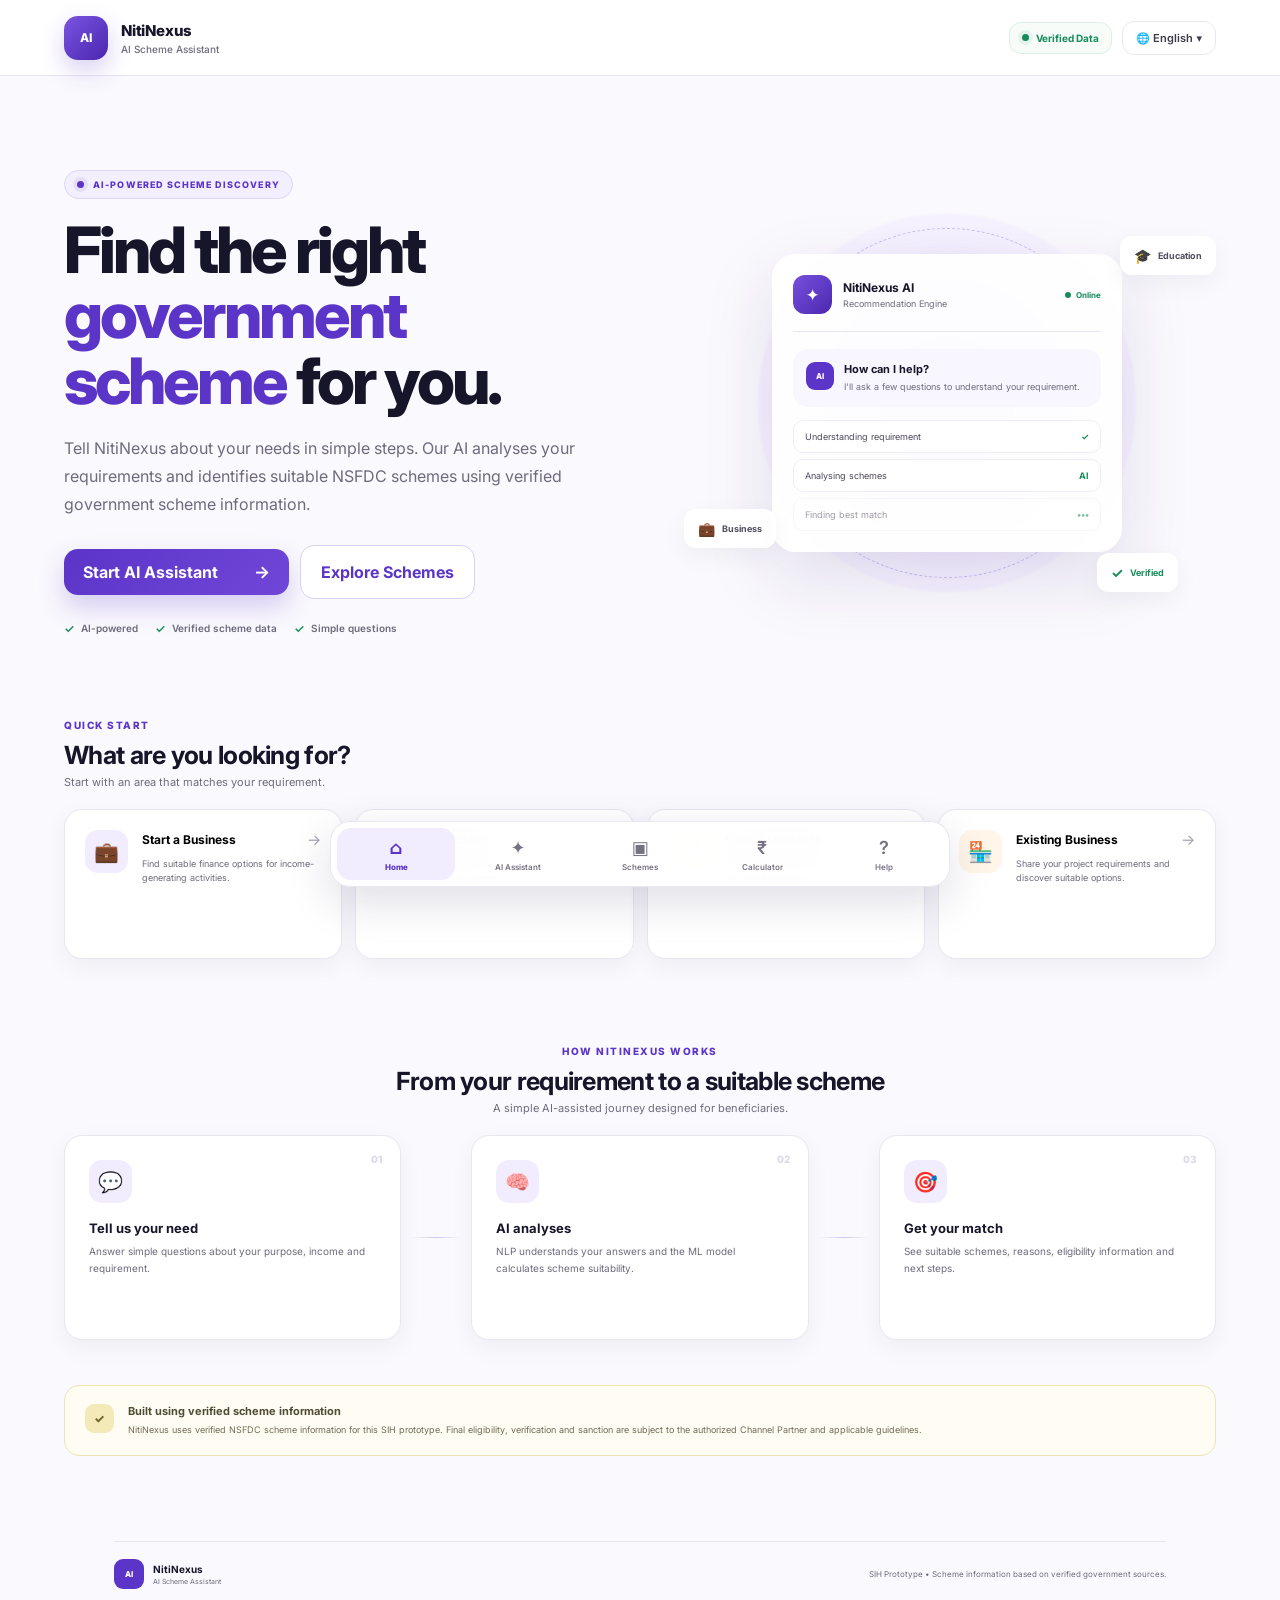
<file: frontend/index.html>
<!DOCTYPE html>
<html lang="en">
<head>
  <meta charset="UTF-8">
  <meta name="viewport" content="width=device-width, initial-scale=1.0">

  <title>NitiNexus – AI Scheme Assistant</title>

  <link rel="preconnect" href="https://fonts.googleapis.com">
  <link rel="preconnect" href="https://fonts.gstatic.com" crossorigin>

  <link
    href="https://fonts.googleapis.com/css2?family=Inter:wght@400;500;600;700;800&display=swap"
    rel="stylesheet"
  >

  <link rel="stylesheet" href="style.css">
</head>

<body>

<div class="app-shell">

  <!-- =========================
       TOP BAR
  ========================== -->

  <header class="topbar">

    <div
      class="brand"
      onclick="showPage('home')"
      role="button"
      tabindex="0"
    >

      <div class="brand-mark">
        <span>AI</span>
      </div>

      <div class="brand-text">
        <strong>NitiNexus</strong>
        <span>AI Scheme Assistant</span>
      </div>

    </div>

    <div class="topbar-right">

      <div class="verified-top">
        <span class="verified-dot"></span>
        Verified Data
      </div>

      <!-- Multilingual member will connect this later -->
      <div class="language">
        🌐 English ▾
      </div>

    </div>

  </header>


  <main id="app">

    <!-- =========================
         HOME PAGE
    ========================== -->

    <section id="home-page" class="page active">

      <div class="hero">

        <div class="hero-copy">

          <div class="hero-badge">
            <span class="pulse-dot"></span>
            AI-POWERED SCHEME DISCOVERY
          </div>

          <h1>
            Find the right
            <span>government scheme</span>
            for you.
          </h1>

          <p class="hero-description">
            Tell NitiNexus about your needs in simple steps.
            Our AI analyses your requirements and identifies
            suitable NSFDC schemes using verified government
            scheme information.
          </p>

          <div class="hero-actions">

            <button
              class="primary-btn hero-start"
              onclick="startRecommendation()"
            >
              <span>Start AI Assistant</span>
              <strong>→</strong>
            </button>

            <button
              class="secondary-btn hero-explore"
              onclick="showPage('details')"
            >
              Explore Schemes
            </button>

          </div>

          <div class="trust-row">

            <div class="trust-item">
              <span>✓</span>
              AI-powered
            </div>

            <div class="trust-item">
              <span>✓</span>
              Verified scheme data
            </div>

            <div class="trust-item">
              <span>✓</span>
              Simple questions
            </div>

          </div>

        </div>


        <!-- HERO AI VISUAL -->

        <div class="hero-art">

          <div class="art-glow"></div>

          <div class="orbit orbit-one"></div>
          <div class="orbit orbit-two"></div>

          <div class="ai-card-main">

            <div class="ai-card-top">

              <div class="ai-icon">
                ✦
              </div>

              <div>
                <strong>NitiNexus AI</strong>
                <span>Recommendation Engine</span>
              </div>

              <div class="online-status">
                <i></i>
                Online
              </div>

            </div>

            <div class="ai-message">
              <span class="message-icon">AI</span>

              <div>
                <strong>How can I help?</strong>
                <p>
                  I'll ask a few questions to
                  understand your requirement.
                </p>
              </div>
            </div>

            <div class="ai-analysis">

              <div class="analysis-row">
                <span>Understanding requirement</span>
                <b>✓</b>
              </div>

              <div class="analysis-row">
                <span>Analysing schemes</span>
                <b>AI</b>
              </div>

              <div class="analysis-row faded">
                <span>Finding best match</span>
                <b>•••</b>
              </div>

            </div>

          </div>

          <div class="floating-mini floating-one">
            <span>🎓</span>
            Education
          </div>

          <div class="floating-mini floating-two">
            <span>💼</span>
            Business
          </div>

          <div class="floating-mini floating-three">
            <span>✓</span>
            Verified
          </div>

        </div>

      </div>


      <!-- =========================
           QUICK START
      ========================== -->

      <div class="quick-section">

        <div class="section-heading">

          <div>
            <span class="eyebrow">QUICK START</span>

            <h2>
              What are you looking for?
            </h2>

            <p>
              Start with an area that matches your requirement.
            </p>
          </div>

        </div>


        <div class="feature-grid">

          <button
            class="feature-card"
            onclick="startRecommendation('Business')"
          >

            <div class="feature-icon business-icon">
              💼
            </div>

            <div class="feature-content">

              <div class="feature-title">
                <b>Start a Business</b>
                <span>→</span>
              </div>

              <small>
                Find suitable finance options for
                income-generating activities.
              </small>

            </div>

          </button>


          <button
            class="feature-card"
            onclick="startRecommendation('Education')"
          >

            <div class="feature-icon education-icon">
              🎓
            </div>

            <div class="feature-content">

              <div class="feature-title">
                <b>Education</b>
                <span>→</span>
              </div>

              <small>
                Explore education loan assistance
                for eligible courses.
              </small>

            </div>

          </button>


          <button
            class="feature-card"
            onclick="startRecommendation('Business')"
          >

            <div class="feature-icon agriculture-icon">
              🌱
            </div>

            <div class="feature-content">

              <div class="feature-title">
                <b>Dairy / Livestock</b>
                <span>→</span>
              </div>

              <small>
                Explore finance options for agricultural
                and allied activities.
              </small>

            </div>

          </button>


          <button
            class="feature-card"
            onclick="startRecommendation('Business')"
          >

            <div class="feature-icon existing-icon">
              🏪
            </div>

            <div class="feature-content">

              <div class="feature-title">
                <b>Existing Business</b>
                <span>→</span>
              </div>

              <small>
                Share your project requirements and
                discover suitable options.
              </small>

            </div>

          </button>

        </div>

      </div>


      <!-- =========================
           HOW IT WORKS
      ========================== -->

      <div class="how-section">

        <div class="section-heading center-heading">

          <span class="eyebrow">HOW NITINEXUS WORKS</span>

          <h2>
            From your requirement to a suitable scheme
          </h2>

          <p>
            A simple AI-assisted journey designed for beneficiaries.
          </p>

        </div>


        <div class="steps-grid">

          <div class="step-card">

            <div class="step-number">01</div>

            <div class="step-icon">
              💬
            </div>

            <h3>
              Tell us your need
            </h3>

            <p>
              Answer simple questions about your
              purpose, income and requirement.
            </p>

          </div>


          <div class="step-line"></div>


          <div class="step-card">

            <div class="step-number">02</div>

            <div class="step-icon">
              🧠
            </div>

            <h3>
              AI analyses
            </h3>

            <p>
              NLP understands your answers and the
              ML model calculates scheme suitability.
            </p>

          </div>


          <div class="step-line"></div>


          <div class="step-card">

            <div class="step-number">03</div>

            <div class="step-icon">
              🎯
            </div>

            <h3>
              Get your match
            </h3>

            <p>
              See suitable schemes, reasons,
              eligibility information and next steps.
            </p>

          </div>

        </div>

      </div>


      <!-- =========================
           TRUST / SOURCE
      ========================== -->

      <div class="home-notice">

        <div class="notice-icon">
          ✓
        </div>

        <div>

          <strong>
            Built using verified scheme information
          </strong>

          <p>
            NitiNexus uses verified NSFDC scheme information
            for this SIH prototype. Final eligibility,
            verification and sanction are subject to the
            authorized Channel Partner and applicable guidelines.
          </p>

        </div>

      </div>

    </section>



    <!-- =========================
         QUESTIONNAIRE PAGE
    ========================== -->

    <section
      id="questionnaire-page"
      class="page"
    >

      <div class="question-wrap">

        <div class="question-head">

          <button
            class="icon-btn"
            onclick="previousQuestion()"
            aria-label="Previous question"
          >
            ←
          </button>


          <div class="progress-info">

            <div class="progress-top">

              <span id="question-count">
                QUESTION 1
              </span>

              <span class="ai-live">
                <i></i>
                AI ASSISTANT
              </span>

            </div>

            <div class="progress">
              <div id="progress-bar"></div>
            </div>

          </div>


          <button
            class="icon-btn"
            onclick="showPage('home')"
            aria-label="Close questionnaire"
          >
            ×
          </button>

        </div>


        <div class="chat-card">

          <div class="assistant-line">

            <div class="mini-avatar">
              AI
            </div>

            <div class="assistant-info">

              <b>
                NitiNexus AI
              </b>

              <span>
                Personalised scheme discovery
              </span>

            </div>

            <div class="assistant-status">
              <i></i>
              Active
            </div>

          </div>


          <div id="question-content"></div>

        </div>


        <div class="privacy-note">

          <span>🔒</span>

          <div>
            Your answers are used only to prepare your
            scheme recommendation request for this prototype.
          </div>

        </div>

      </div>

    </section>



    <!-- =========================
         RECOMMENDATION PAGE
    ========================== -->

    <section
      id="recommendation-page"
      class="page"
    >

      <div class="content-narrow">

        <div class="result-heading">

          <button
            class="icon-btn"
            onclick="showPage('questionnaire')"
            aria-label="Back to questionnaire"
          >
            ←
          </button>

          <div>

            <span class="eyebrow">
              AI ANALYSIS COMPLETE
            </span>

            <h1>
              Your Scheme Matches
            </h1>

            <p class="heading-subtitle">
              Based on the information you provided.
            </p>

          </div>

        </div>


        <div id="recommendation-content"></div>

      </div>

    </section>



    <!-- =========================
         SCHEME DETAILS PAGE
    ========================== -->

    <section
      id="details-page"
      class="page"
    >

      <div class="content-narrow">

        <div class="result-heading">

          <button
            class="icon-btn"
            onclick="showPage('recommendation')"
            aria-label="Back to recommendation"
          >
            ←
          </button>

          <div>

            <span class="eyebrow">
              VERIFIED INFORMATION
            </span>

            <h1>
              Scheme Details
            </h1>

            <p class="heading-subtitle">
              Understand the scheme before you apply.
            </p>

          </div>

        </div>


        <div id="details-content"></div>

      </div>

    </section>



    <!-- =========================
         EMI PAGE
    ========================== -->

    <section
      id="emi-page"
      class="page"
    >

      <div class="content-narrow">

        <div class="result-heading">

          <button
            class="icon-btn"
            onclick="goBackFromUtility()"
            aria-label="Back"
          >
            ←
          </button>

          <div>

            <span class="eyebrow">
              FINANCIAL PLANNING
            </span>

            <h1>
              EMI Calculator
            </h1>

            <p class="heading-subtitle">
              Estimate your monthly repayment.
            </p>

          </div>

        </div>


        <div class="calculator-intro">

          <div class="calculator-intro-icon">
            ₹
          </div>

          <div>

            <strong>
              Plan your repayment
            </strong>

            <span>
              Enter your loan details to estimate the EMI.
            </span>

          </div>

        </div>


        <div class="calculator-card">

          <label>
            Loan Amount (₹)

            <input
              id="emi-amount"
              type="number"
              min="0"
              step="1000"
              placeholder="Example: 500000"
            >
          </label>


          <label>
            Interest Rate (% p.a.)

            <input
              id="emi-rate"
              type="number"
              min="0"
              step="0.1"
              placeholder="Example: 8"
            >
          </label>


          <label>
            Loan Tenure (years)

            <input
              id="emi-years"
              type="number"
              min="1"
              max="20"
              step="1"
              value="3"
            >
          </label>


          <button
            class="primary-btn"
            onclick="calculateEMI()"
          >
            Calculate EMI
            <span>→</span>
          </button>

        </div>


        <div
          id="emi-result"
          class="metric-grid"
        ></div>


        <p class="disclaimer">
          * EMI calculation is approximate. Actual sanction amount,
          interest rate and repayment terms are subject to the
          applicable scheme and authorized Channel Partner.
        </p>

      </div>

    </section>



    <!-- =========================
         CHANNEL PARTNERS PAGE
    ========================== -->

    <section
      id="partners-page"
      class="page"
    >

      <div class="content-narrow">

        <div class="result-heading">

          <button
            class="icon-btn"
            onclick="goBackFromUtility()"
            aria-label="Back"
          >
            ←
          </button>

          <div>

            <span class="eyebrow">
              APPLICATION SUPPORT
            </span>

            <h1>
              Channel Partners
            </h1>

            <p class="heading-subtitle">
              Find an authorized channel partner for assistance.
            </p>

          </div>

        </div>


        <div class="partner-intro">

          <div class="partner-intro-icon">
            📍
          </div>

          <div>

            <strong>
              Find support near you
            </strong>

            <span>
              Explore listed authorized channel partners
              and their available contact/location information.
            </span>

          </div>

        </div>


        <div id="partners-content"></div>

      </div>

    </section>



    <!-- =========================
         DOCUMENTS PAGE
    ========================== -->

    <section
      id="documents-page"
      class="page"
    >

      <div class="content-narrow">

        <div class="result-heading">

          <button
            class="icon-btn"
            onclick="goBackFromUtility()"
            aria-label="Back"
          >
            ←
          </button>

          <div>

            <span class="eyebrow">
              APPLICATION SUPPORT
            </span>

            <h1>
              Documents & Application
            </h1>

            <p class="heading-subtitle">
              Know what you may need before approaching the
              authorized channel partner.
            </p>

          </div>

        </div>


        <div class="documents-header-card">

          <div class="documents-icon">
            📄
          </div>

          <div>

            <strong>
              Prepare before you apply
            </strong>

            <span>
              Review the required documents and application
              guidance for your selected scheme.
            </span>

          </div>

        </div>


        <div id="documents-content"></div>

      </div>

    </section>

  </main>



  <!-- =========================
       BOTTOM NAVIGATION
  ========================== -->

  <nav class="bottom-nav">

    <button
      class="nav-item active"
      onclick="showPage('home')"
    >
      <span>⌂</span>
      <small>Home</small>
    </button>


    <button
      class="nav-item"
      onclick="startRecommendation()"
    >
      <span>✦</span>
      <small>AI Assistant</small>
    </button>


    <button
      class="nav-item"
      onclick="showPage('details')"
    >
      <span>▣</span>
      <small>Schemes</small>
    </button>


    <button
      class="nav-item"
      onclick="showPage('emi')"
    >
      <span>₹</span>
      <small>Calculator</small>
    </button>


    <button
      class="nav-item"
      onclick="showPage('documents')"
    >
      <span>?</span>
      <small>Help</small>
    </button>

  </nav>



  <!-- =========================
       FOOTER
  ========================== -->

  <footer class="prototype-footer">

    <div class="footer-inner">

      <div class="footer-brand">
        <div class="footer-logo">AI</div>

        <div>
          <strong>NitiNexus</strong>
          <span>AI Scheme Assistant</span>
        </div>
      </div>

      <small>
        SIH Prototype • Scheme information based on verified
        government sources.
      </small>

    </div>

  </footer>

</div>


<script src="data.js"></script>
<script src="app.js"></script>

</body>
</html>
</file>
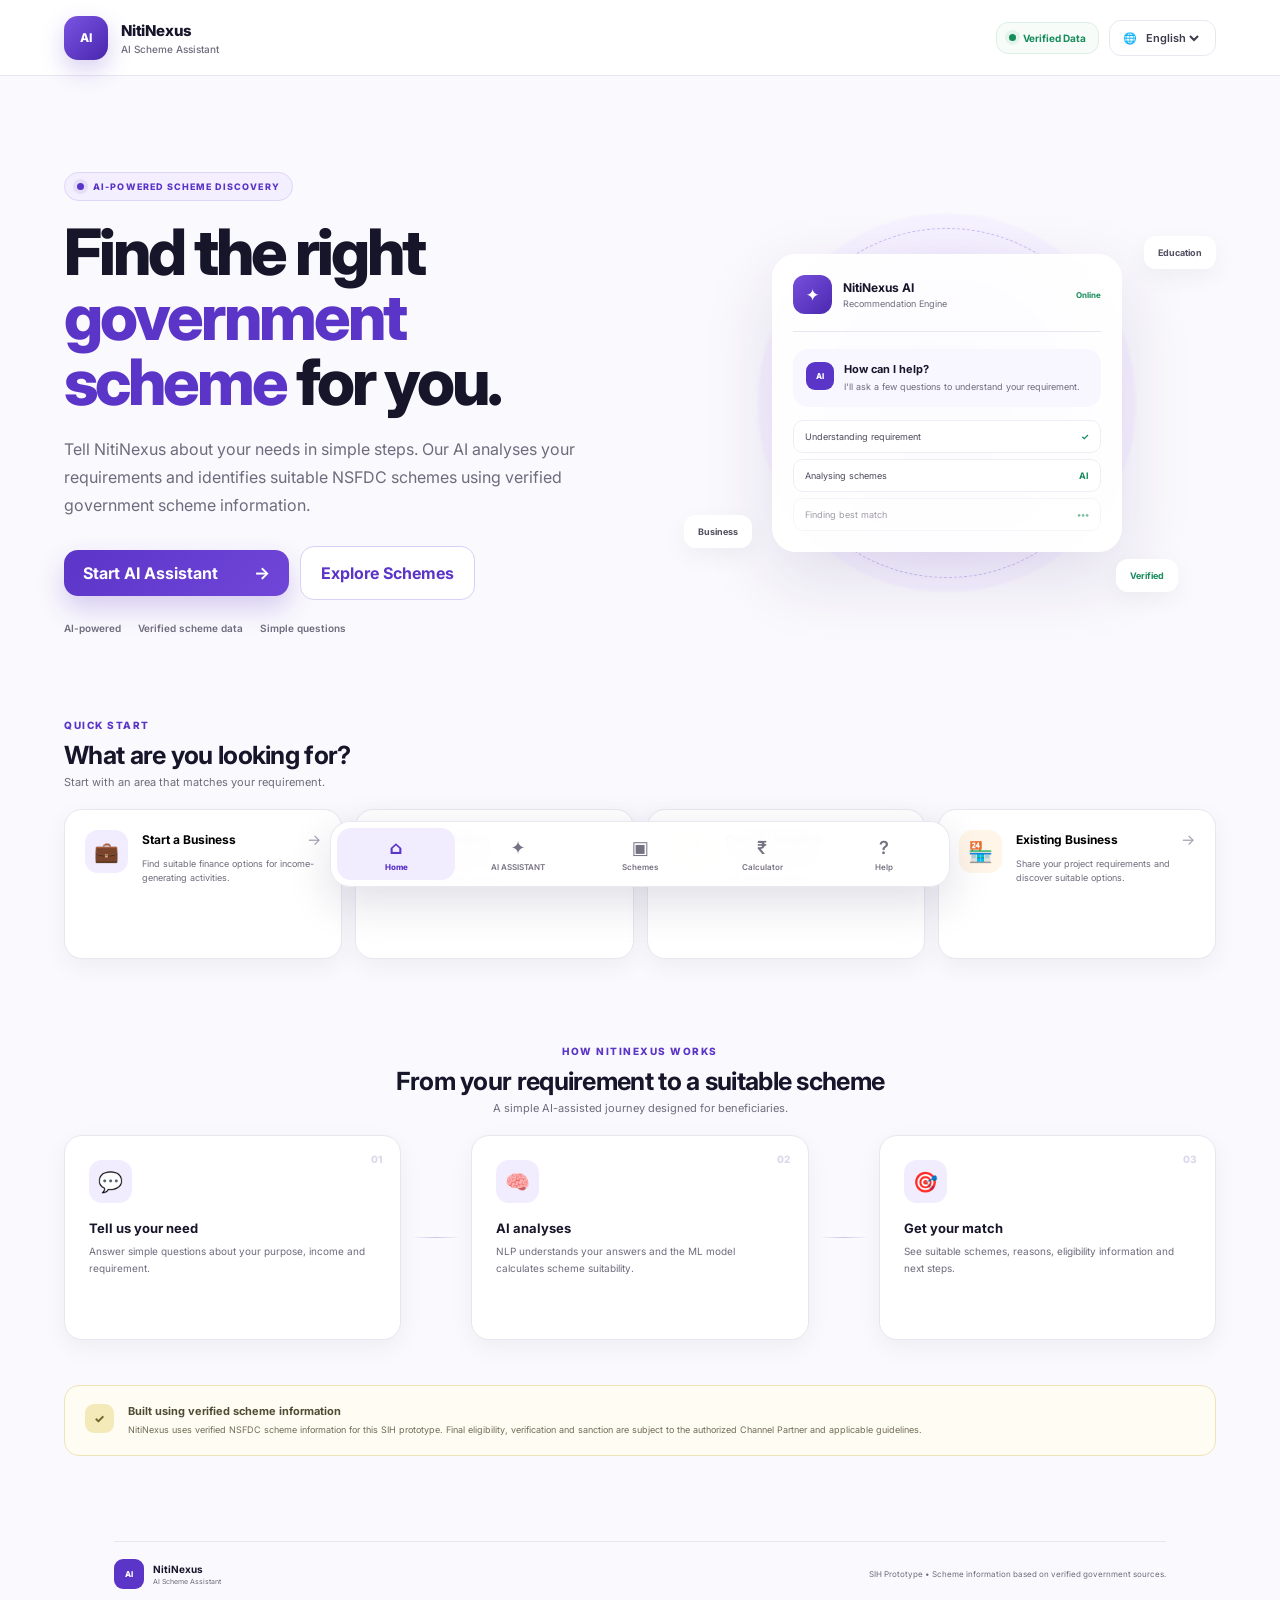
<file: nsfdc-ai-scheme-finder-main/frontend/index.html>
<!DOCTYPE html>

<html lang="en">
<head>
<meta charset="utf-8"/>
<meta content="width=device-width, initial-scale=1.0" name="viewport"/>
<title data-i18n="pageTitle">NitiNexus – AI Scheme Assistant</title>
<link href="https://fonts.googleapis.com" rel="preconnect"/>
<link crossorigin="" href="https://fonts.gstatic.com" rel="preconnect"/>
<link href="https://fonts.googleapis.com/css2?family=Inter:wght@400;500;600;700;800&amp;display=swap" rel="stylesheet"/>
<link href="style.css" rel="stylesheet"/>
</head>
<body>
<div class="app-shell">
<!-- =========================
       TOP BAR
  ========================== -->
<header class="topbar">
<div class="brand" onclick="showPage('home')" role="button" tabindex="0">
<div class="brand-mark">
<span>AI</span>
</div>
<div class="brand-text">
<strong>NitiNexus</strong>
<span>AI Scheme Assistant</span>
</div>
</div>
<div class="topbar-right">
<div class="verified-top">
<span class="verified-dot"></span>
<span data-i18n="verifiedData">Verified Data</span>
</div>
<label aria-label="Language" class="language">
        🌐
        <select aria-label="Language selector" id="language-selector">
<option value="en">English</option>
<option value="hi">हिंदी</option>
<option value="mr">मराठी</option>
</select>
</label>
</div>
</header>
<main id="app">
<!-- =========================
         HOME PAGE
    ========================== -->
<section class="page active" id="home-page">
<div class="hero">
<div class="hero-copy">
<div class="hero-badge">
<span class="pulse-dot"></span>
<span data-i18n="heroBadge">AI-POWERED SCHEME DISCOVERY</span>
</div>
<h1 data-i18n="heroTitle">
            Find the right
            <span>government scheme</span>
            for you.
          </h1>
<p class="hero-description" data-i18n="heroDescription">Tell NitiNexus about your needs in simple steps. Our AI analyses your requirements and identifies suitable NSFDC schemes using verified government scheme information.</p>
<div class="hero-actions">
<button class="primary-btn hero-start" data-i18n="startAIButton" onclick="startRecommendation()">
<span>Start AI Assistant</span>
<strong>→</strong>
</button>
<button class="secondary-btn hero-explore" data-i18n="exploreSchemes" onclick="showPage('details')">Explore Schemes</button>
</div>
<div class="trust-row">
<div class="trust-item" data-i18n="aiPowered">
<span>✓</span>
              AI-powered
            </div>
<div class="trust-item" data-i18n="verifiedSchemeData">
<span>✓</span>
              Verified scheme data
            </div>
<div class="trust-item" data-i18n="simpleQuestions">
<span>✓</span>
              Simple questions
            </div>
</div>
</div>
<!-- HERO AI VISUAL -->
<div class="hero-art">
<div class="art-glow"></div>
<div class="orbit orbit-one"></div>
<div class="orbit orbit-two"></div>
<div class="ai-card-main">
<div class="ai-card-top">
<div class="ai-icon">
                ✦
              </div>
<div>
<strong>NitiNexus AI</strong>
<span data-i18n="recommendationEngine">Recommendation Engine</span>
</div>
<div class="online-status" data-i18n="online"><i></i><span data-i18n="online">Online</span></div>
</div>
<div class="ai-message">
<span class="message-icon">AI</span>
<div>
<strong data-i18n="howCanIHelp">How can I help?</strong>
<p data-i18n="aiHelpText">
                  I'll ask a few questions to
                  understand your requirement.
                </p>
</div>
</div>
<div class="ai-analysis">
<div class="analysis-row">
<span data-i18n="understandingRequirement">Understanding requirement</span>
<b>✓</b>
</div>
<div class="analysis-row">
<span data-i18n="analysingSchemes">Analysing schemes</span>
<b>AI</b>
</div>
<div class="analysis-row faded">
<span data-i18n="findingBestMatch">Finding best match</span>
<b>•••</b>
</div>
</div>
</div>
<div class="floating-mini floating-one" data-i18n="education">
<span>🎓</span>
            Education
          </div>
<div class="floating-mini floating-two" data-i18n="business">
<span>💼</span>
            Business
          </div>
<div class="floating-mini floating-three" data-i18n="verified">
<span>✓</span>
            Verified
          </div>
</div>
</div>
<!-- =========================
           QUICK START
      ========================== -->
<div class="quick-section">
<div class="section-heading">
<div>
<span class="eyebrow" data-i18n="quickStart">QUICK START</span>
<h2 data-i18n="whatLookingFor">
              What are you looking for?
            </h2>
<p data-i18n="quickStartDesc">
              Start with an area that matches your requirement.
            </p>
</div>
</div>
<div class="feature-grid">
<button class="feature-card" onclick="startRecommendation('Business')">
<div class="feature-icon business-icon">
              💼
            </div>
<div class="feature-content">
<div class="feature-title">
<b data-i18n="startBusiness">Start a Business</b>
<span>→</span>
</div>
<small data-i18n="startBusinessDesc">
                Find suitable finance options for
                income-generating activities.
              </small>
</div>
</button>
<button class="feature-card" onclick="startRecommendation('Education')">
<div class="feature-icon education-icon">
              🎓
            </div>
<div class="feature-content">
<div class="feature-title">
<b data-i18n="education">Education</b>
<span>→</span>
</div>
<small data-i18n="educationDesc">
                Explore education loan assistance
                for eligible courses.
              </small>
</div>
</button>
<button class="feature-card" onclick="startRecommendation('Business')">
<div class="feature-icon agriculture-icon">
              🌱
            </div>
<div class="feature-content">
<div class="feature-title">
<b data-i18n="dairyLivestock">Dairy / Livestock</b>
<span>→</span>
</div>
<small data-i18n="dairyLivestockDesc">
                Explore finance options for agricultural
                and allied activities.
              </small>
</div>
</button>
<button class="feature-card" onclick="startRecommendation('Business')">
<div class="feature-icon existing-icon">
              🏪
            </div>
<div class="feature-content">
<div class="feature-title">
<b data-i18n="existingBusiness">Existing Business</b>
<span>→</span>
</div>
<small data-i18n="existingBusinessDesc">
                Share your project requirements and
                discover suitable options.
              </small>
</div>
</button>
</div>
</div>
<!-- =========================
           HOW IT WORKS
      ========================== -->
<div class="how-section">
<div class="section-heading center-heading">
<span class="eyebrow" data-i18n="howNitiNexusWorks">HOW NITINEXUS WORKS</span>
<h2 data-i18n="fromRequirementToScheme">
            From your requirement to a suitable scheme
          </h2>
<p data-i18n="simpleJourney">
            A simple AI-assisted journey designed for beneficiaries.
          </p>
</div>
<div class="steps-grid">
<div class="step-card">
<div class="step-number">01</div>
<div class="step-icon">
              💬
            </div>
<h3 data-i18n="tellNeed">
              Tell us your need
            </h3>
<p data-i18n="tellNeedDesc">
              Answer simple questions about your
              purpose, income and requirement.
            </p>
</div>
<div class="step-line"></div>
<div class="step-card">
<div class="step-number">02</div>
<div class="step-icon">
              🧠
            </div>
<h3 data-i18n="aiAnalyses">
              AI analyses
            </h3>
<p data-i18n="aiAnalysesDesc">
              NLP understands your answers and the
              ML model calculates scheme suitability.
            </p>
</div>
<div class="step-line"></div>
<div class="step-card">
<div class="step-number">03</div>
<div class="step-icon">
              🎯
            </div>
<h3 data-i18n="getMatch">
              Get your match
            </h3>
<p data-i18n="getMatchDesc">
              See suitable schemes, reasons,
              eligibility information and next steps.
            </p>
</div>
</div>
</div>
<!-- =========================
           TRUST / SOURCE
      ========================== -->
<div class="home-notice">
<div class="notice-icon">
          ✓
        </div>
<div>
<strong data-i18n="verifiedSchemeInfo">
            Built using verified scheme information
          </strong>
<p data-i18n="verifiedSchemeInfoDesc">
            NitiNexus uses verified NSFDC scheme information
            for this SIH prototype. Final eligibility,
            verification and sanction are subject to the
            authorized Channel Partner and applicable guidelines.
          </p>
</div>
</div>
</section>
<!-- =========================
         QUESTIONNAIRE PAGE
    ========================== -->
<section class="page" id="questionnaire-page">
<div class="question-wrap">
<div class="question-head">
<button aria-label="Previous question" class="icon-btn" onclick="previousQuestion()">
            ←
          </button>
<div class="progress-info">
<div class="progress-top">
<span data-i18n="questionCount" id="question-count">
                QUESTION 1
              </span>
<span class="ai-live" data-i18n="aiAssistant"><i></i><span data-i18n="aiAssistant">AI ASSISTANT</span></span>
</div>
<div class="progress">
<div id="progress-bar"></div>
</div>
</div>
<button aria-label="Close questionnaire" class="icon-btn" onclick="showPage('home')">
            ×
          </button>
</div>
<div class="chat-card">
<div class="assistant-line">
<div class="mini-avatar">
              AI
            </div>
<div class="assistant-info">
<b data-i18n="nitiNexusAI">
                NitiNexus AI
              </b>
<span data-i18n="personalisedDiscovery">
                Personalised scheme discovery
              </span>
</div>
<div class="assistant-status" data-i18n="active"><i></i><span data-i18n="active">Active</span></div>
</div>
<div id="question-content"></div>
</div>
<div class="privacy-note">
<span>🔒</span>
<div data-i18n="privacyNote">
            Your answers are used only to prepare your
            scheme recommendation request for this prototype.
          </div>
</div>
</div>
</section>
<!-- =========================
         RECOMMENDATION PAGE
    ========================== -->
<section class="page" id="recommendation-page">
<div class="content-narrow">
<div class="result-heading">
<button aria-label="Back to questionnaire" class="icon-btn" onclick="showPage('questionnaire')">
            ←
          </button>
<div>
<span class="eyebrow" data-i18n="analysisComplete">
              AI ANALYSIS COMPLETE
            </span>
<h1 data-i18n="yourSchemeMatches">
              Your Scheme Matches
            </h1>
<p class="heading-subtitle" data-i18n="basedOnInfo">
              Based on the information you provided.
            </p>
</div>
</div>
<div id="recommendation-content"></div>
</div>
</section>
<!-- =========================
         SCHEME DETAILS PAGE
    ========================== -->
<section class="page" id="details-page">
<div class="content-narrow">
<div class="result-heading">
<button aria-label="Back to recommendation" class="icon-btn" onclick="showPage('recommendation')">
            ←
          </button>
<div>
<span class="eyebrow" data-i18n="verifiedInformation">
              VERIFIED INFORMATION
            </span>
<h1 data-i18n="schemeDetails">
              Scheme Details
            </h1>
<p class="heading-subtitle" data-i18n="understandScheme">
              Understand the scheme before you apply.
            </p>
</div>
</div>
<div id="details-content"></div>
</div>
</section>
<!-- =========================
         EMI PAGE
    ========================== -->
<section class="page" id="emi-page">
<div class="content-narrow">
<div class="result-heading">
<button aria-label="Back" class="icon-btn" onclick="goBackFromUtility()">
            ←
          </button>
<div>
<span class="eyebrow" data-i18n="financialPlanning">
              FINANCIAL PLANNING
            </span>
<h1 data-i18n="emiCalculator">
              EMI Calculator
            </h1>
<p class="heading-subtitle" data-i18n="estimateMonthlyRepayment">
              Estimate your monthly repayment.
            </p>
</div>
</div>
<div class="calculator-intro">
<div class="calculator-intro-icon">
            ₹
          </div>
<div>
<strong data-i18n="planRepayment">
              Plan your repayment
            </strong>
<span data-i18n="enterLoanDetails">
              Enter your loan details to estimate the EMI.
            </span>
</div>
</div>
<div class="calculator-card">
<label data-i18n="loanAmount"><span data-i18n="loanAmount">Loan Amount (₹)</span><input id="emi-amount" min="0" placeholder="Example: 500000" step="1000" type="number"/></label>
<label data-i18n="interestRate"><span data-i18n="interestRate">Interest Rate (% p.a.)</span><input id="emi-rate" min="0" placeholder="Example: 8" step="0.1" type="number"/></label>
<label data-i18n="loanTenure"><span data-i18n="loanTenure">Loan Tenure (years)</span><input id="emi-years" max="20" min="1" step="1" type="number" value="3"/></label>
<button class="primary-btn" data-i18n="calculateEMIButton" onclick="calculateEMI()">
            Calculate EMI
            <span>→</span>
</button>
</div>
<div class="metric-grid" id="emi-result"></div>
<p class="disclaimer" data-i18n="emiDisclaimer">
          * EMI calculation is approximate. Actual sanction amount,
          interest rate and repayment terms are subject to the
          applicable scheme and authorized Channel Partner.
        </p>
</div>
</section>
<!-- =========================
         CHANNEL PARTNERS PAGE
    ========================== -->
<section class="page" id="partners-page">
<div class="content-narrow">
<div class="result-heading">
<button aria-label="Back" class="icon-btn" onclick="goBackFromUtility()">
            ←
          </button>
<div>
<span class="eyebrow" data-i18n="applicationSupport">
              APPLICATION SUPPORT
            </span>
<h1 data-i18n="channelPartners">
              Channel Partners
            </h1>
<p class="heading-subtitle" data-i18n="findAuthorizedPartner">
              Find an authorized channel partner for assistance.
            </p>
</div>
</div>
<div class="partner-intro">
<div class="partner-intro-icon">
            📍
          </div>
<div>
<strong data-i18n="findSupport">
              Find support near you
            </strong>
<span data-i18n="explorePartners">
              Explore listed authorized channel partners
              and their available contact/location information.
            </span>
</div>
</div>
<div id="partners-content"></div>
</div>
</section>
<!-- =========================
         DOCUMENTS PAGE
    ========================== -->
<section class="page" id="documents-page">
<div class="content-narrow">
<div class="result-heading">
<button aria-label="Back" class="icon-btn" onclick="goBackFromUtility()">
            ←
          </button>
<div>
<span class="eyebrow" data-i18n="applicationSupport">
              APPLICATION SUPPORT
            </span>
<h1 data-i18n="documentsApplication">
              Documents &amp; Application
            </h1>
<p class="heading-subtitle" data-i18n="documentsSubtitle">
              Know what you may need before approaching the
              authorized channel partner.
            </p>
</div>
</div>
<div class="documents-header-card">
<div class="documents-icon">
            📄
          </div>
<div>
<strong data-i18n="prepareBeforeApply">
              Prepare before you apply
            </strong>
<span data-i18n="reviewDocuments">
              Review the required documents and application
              guidance for your selected scheme.
            </span>
</div>
</div>
<div id="documents-content"></div>
</div>
</section>
</main>
<!-- =========================
       BOTTOM NAVIGATION
  ========================== -->
<nav class="bottom-nav">
<button class="nav-item active" onclick="showPage('home')">
<span>⌂</span>
<small data-i18n="home">Home</small>
</button>
<button class="nav-item" onclick="startRecommendation()">
<span>✦</span>
<small data-i18n="aiAssistant">AI Assistant</small>
</button>
<button class="nav-item" onclick="showPage('details')">
<span>▣</span>
<small data-i18n="schemes">Schemes</small>
</button>
<button class="nav-item" onclick="showPage('emi')">
<span>₹</span>
<small data-i18n="calculator">Calculator</small>
</button>
<button class="nav-item" onclick="showPage('documents')">
<span>?</span>
<small data-i18n="help">Help</small>
</button>
</nav>
<!-- =========================
       FOOTER
  ========================== -->
<footer class="prototype-footer">
<div class="footer-inner">
<div class="footer-brand">
<div class="footer-logo">AI</div>
<div>
<strong>NitiNexus</strong>
<span data-i18n="aiSchemeAssistant">AI Scheme Assistant</span>
</div>
</div>
<small data-i18n="footerText">
        SIH Prototype • Scheme information based on verified
        government sources.
      </small>
</div>
</footer>
</div>
<script src="data.js"></script>
<script src="app.js"></script>
</body>
</html>
</file>
<file: frontend/style.css>
:root {
  --purple: #5b35c8;
  --purple-dark: #43229d;
  --purple-light: #8060df;
  --purple-soft: #f1edff;

  --ink: #17152a;
  --muted: #6f6b7d;

  --line: #e9e6f0;

  /* DO NOT CHANGE */
  --bg: #faf9fd;

  --white: #ffffff;

  --green: #168c5b;
  --green-soft: #e8f8f0;

  --danger: #c83d55;

  --shadow-sm: 0 8px 25px rgba(25, 20, 60, .05);
  --shadow: 0 18px 50px rgba(52, 31, 111, .09);
  --shadow-lg: 0 25px 70px rgba(52, 31, 111, .13);
}


/* =========================================================
   RESET
========================================================= */

* {
  box-sizing: border-box;
}

html {
  scroll-behavior: smooth;
}

body {
  margin: 0;
  font-family:
    Inter,
    system-ui,
    -apple-system,
    BlinkMacSystemFont,
    "Segoe UI",
    sans-serif;

  color: var(--ink);

  /* EXISTING BACKGROUND PRESERVED */
  background: var(--bg);

  -webkit-font-smoothing: antialiased;
}

button,
input {
  font: inherit;
}

button {
  cursor: pointer;
}

a {
  color: inherit;
}

button:focus-visible,
input:focus-visible {
  outline: 3px solid rgba(91, 53, 200, .18);
  outline-offset: 2px;
}


/* =========================================================
   APP
========================================================= */

.app-shell {
  min-height: 100vh;
  padding-bottom: 88px;
}


/* =========================================================
   TOP BAR
========================================================= */

.topbar {
  height: 76px;

  padding: 0 5%;

  display: flex;
  align-items: center;
  justify-content: space-between;

  background: rgba(255, 255, 255, .94);

  border-bottom: 1px solid var(--line);

  position: sticky;
  top: 0;

  z-index: 50;

  backdrop-filter: blur(18px);
  -webkit-backdrop-filter: blur(18px);
}

.brand {
  display: flex;
  align-items: center;
  gap: 13px;

  cursor: pointer;
}

.brand-mark {
  width: 44px;
  height: 44px;

  border-radius: 14px;

  display: grid;
  place-items: center;

  color: white;

  background:
    linear-gradient(
      135deg,
      #7a55e3,
      #4a25ad
    );

  box-shadow:
    0 10px 25px rgba(91, 53, 200, .24);
}

.brand-mark span {
  font-size: 12px;
  font-weight: 800;
  letter-spacing: .5px;
}

.brand-text strong {
  display: block;

  font-size: 15px;
  font-weight: 800;
  letter-spacing: -.2px;
}

.brand-text span {
  display: block;

  margin-top: 3px;

  color: var(--muted);

  font-size: 10px;
  font-weight: 500;
}

.topbar-right {
  display: flex;
  align-items: center;
  gap: 10px;
}

.verified-top {
  display: flex;
  align-items: center;
  gap: 7px;

  padding: 9px 12px;

  border: 1px solid #dcefe6;
  border-radius: 12px;

  background: #f7fcf9;

  color: var(--green);

  font-size: 10px;
  font-weight: 700;
}

.verified-dot {
  width: 7px;
  height: 7px;

  border-radius: 50%;

  background: var(--green);

  box-shadow: 0 0 0 4px rgba(22, 140, 91, .08);
}

.language {
  cursor: pointer;

  padding: 9px 13px;

  border: 1px solid var(--line);
  border-radius: 12px;

  background: white;

  color: #3f3b4d;

  font-size: 11px;
  font-weight: 600;

  transition: .2s ease;
}

.language:hover {
  border-color: #cbbdf0;
  background: #fbfaff;
}


/* =========================================================
   PAGES
========================================================= */

.page {
  display: none;

  min-height: calc(100vh - 164px);

  padding: 42px 5%;
}

.page.active {
  display: block;
}


/* =========================================================
   HERO
========================================================= */

.hero {
  max-width: 1180px;

  margin: 0 auto;

  min-height: 570px;

  display: grid;

  grid-template-columns: 1.02fr .98fr;

  align-items: center;

  gap: 55px;
}

.hero-copy {
  position: relative;
  z-index: 2;
}

.hero-badge {
  display: inline-flex;
  align-items: center;
  gap: 9px;

  padding: 8px 12px;

  border: 1px solid #ded5f7;
  border-radius: 999px;

  background: rgba(241, 237, 255, .75);

  color: var(--purple);

  font-size: 9px;
  font-weight: 800;

  letter-spacing: 1.1px;
}

.pulse-dot {
  width: 7px;
  height: 7px;

  border-radius: 50%;

  background: var(--purple);

  box-shadow:
    0 0 0 4px rgba(91, 53, 200, .09);
}

.hero h1 {
  max-width: 700px;

  margin: 18px 0 21px;

  font-size: clamp(43px, 5vw, 66px);

  line-height: 1.02;

  letter-spacing: -3px;

  font-weight: 800;
}

.hero h1 span {
  color: var(--purple);
}

.hero-description {
  max-width: 590px;

  margin: 0;

  color: var(--muted);

  font-size: 16px;

  line-height: 1.75;
}

.hero-actions {
  display: flex;
  align-items: center;
  gap: 11px;

  margin-top: 27px;
}

.primary-btn,
.secondary-btn {
  border-radius: 14px;

  padding: 13px 19px;

  font-weight: 700;

  transition:
    transform .2s ease,
    box-shadow .2s ease,
    border-color .2s ease,
    background .2s ease;
}

.primary-btn {
  border: 0;

  color: white;

  background:
    linear-gradient(
      135deg,
      var(--purple),
      #7046d8
    );

  box-shadow:
    0 12px 27px rgba(91, 53, 200, .23);
}

.primary-btn:hover {
  transform: translateY(-2px);

  box-shadow:
    0 16px 32px rgba(91, 53, 200, .30);
}

.primary-btn span {
  margin-right: 18px;
}

.primary-btn.large {
  padding: 16px 23px;
}

.secondary-btn {
  border: 1px solid #d9d0f7;

  color: var(--purple);

  background: white;
}

.secondary-btn:hover {
  transform: translateY(-2px);

  border-color: #bca9ed;

  background: #fbfaff;
}

.hero-start {
  display: flex;
  align-items: center;
  gap: 18px;
}

.hero-start strong {
  font-size: 17px;
}

.hero-explore {
  padding: 16px 20px;
}

.trust-row {
  display: flex;
  flex-wrap: wrap;
  gap: 17px;

  margin-top: 22px;
}

.trust-item {
  display: flex;
  align-items: center;
  gap: 6px;

  color: var(--muted);

  font-size: 10px;
  font-weight: 600;
}

.trust-item span {
  color: var(--green);

  font-size: 12px;
}


/* =========================================================
   HERO AI VISUAL
========================================================= */

.hero-art {
  min-height: 440px;

  position: relative;

  display: grid;
  place-items: center;

  overflow: visible;

  background:
    radial-gradient(
      circle at center,
      #eee9ff 0 24%,
      transparent 25%
    ),
    radial-gradient(
      circle at center,
      #f6f2ff 0 54%,
      transparent 55%
    );
}

.art-glow {
  position: absolute;

  width: 280px;
  height: 280px;

  border-radius: 50%;

  background: rgba(126, 92, 224, .10);

  filter: blur(20px);
}

.orbit {
  position: absolute;

  border: 1px dashed #c9bbef;

  border-radius: 50%;
}

.orbit-one {
  width: 350px;
  height: 350px;
}

.orbit-two {
  width: 250px;
  height: 250px;

  border-color: #ded5f5;
}

.ai-card-main {
  width: 350px;

  position: relative;
  z-index: 3;

  padding: 20px;

  border: 1px solid rgba(255, 255, 255, .9);

  border-radius: 24px;

  background: rgba(255, 255, 255, .90);

  box-shadow: var(--shadow-lg);

  backdrop-filter: blur(12px);
}

.ai-card-top {
  display: flex;
  align-items: center;
  gap: 11px;

  padding-bottom: 17px;

  border-bottom: 1px solid var(--line);
}

.ai-icon {
  width: 39px;
  height: 39px;

  display: grid;
  place-items: center;

  border-radius: 12px;

  color: white;

  background:
    linear-gradient(
      135deg,
      #7650dc,
      #4c28b0
    );

  font-size: 17px;
}

.ai-card-top strong {
  display: block;

  font-size: 12px;
}

.ai-card-top span {
  display: block;

  margin-top: 3px;

  color: var(--muted);

  font-size: 9px;
}

.online-status {
  margin-left: auto;

  display: flex;
  align-items: center;
  gap: 5px;

  color: var(--green);

  font-size: 8px;
  font-weight: 700;
}

.online-status i,
.assistant-status i,
.ai-live i {
  width: 6px;
  height: 6px;

  display: inline-block;

  border-radius: 50%;

  background: var(--green);
}

.ai-message {
  display: flex;
  gap: 10px;

  margin-top: 17px;

  padding: 13px;

  border-radius: 15px;

  background: #f8f6ff;
}

.message-icon {
  width: 28px;
  height: 28px;

  flex: 0 0 auto;

  display: grid;
  place-items: center;

  border-radius: 9px;

  color: white;

  background: var(--purple);

  font-size: 8px;
  font-weight: 800;
}

.ai-message strong {
  display: block;

  font-size: 11px;
}

.ai-message p {
  margin: 4px 0 0;

  color: var(--muted);

  font-size: 9px;

  line-height: 1.5;
}

.ai-analysis {
  margin-top: 13px;

  display: grid;
  gap: 6px;
}

.analysis-row {
  display: flex;
  align-items: center;
  justify-content: space-between;

  padding: 10px 11px;

  border: 1px solid #efecf5;
  border-radius: 10px;

  background: white;

  color: #4d485b;

  font-size: 9px;
}

.analysis-row b {
  color: var(--green);

  font-size: 9px;
}

.analysis-row.faded {
  opacity: .55;
}

.floating-mini {
  position: absolute;

  z-index: 5;

  display: flex;
  align-items: center;
  gap: 7px;

  padding: 10px 13px;

  border: 1px solid rgba(255,255,255,.9);
  border-radius: 12px;

  background: rgba(255,255,255,.94);

  box-shadow: var(--shadow-sm);

  color: #514d5e;

  font-size: 9px;
  font-weight: 700;
}

.floating-mini span {
  font-size: 14px;
}

.floating-one {
  top: 12%;
  right: 0;
}

.floating-two {
  bottom: 17%;
  left: 1%;
}

.floating-three {
  right: 7%;
  bottom: 7%;
  color: var(--green);
}


/* =========================================================
   SECTION HEADINGS
========================================================= */

.section-heading {
  max-width: 1180px;

  margin: 0 auto 20px;
}

.eyebrow {
  color: var(--purple);

  font-size: 10px;

  letter-spacing: 1.5px;

  font-weight: 800;
}

.section-heading h2 {
  margin: 7px 0 5px;

  font-size: 25px;

  letter-spacing: -.7px;
}

.section-heading p {
  margin: 0;

  color: var(--muted);

  font-size: 11px;
}

.center-heading {
  text-align: center;
}


/* =========================================================
   QUICK START
========================================================= */

.quick-section {
  max-width: 1180px;

  margin: 25px auto 0;
}

.feature-grid {
  display: grid;

  grid-template-columns: repeat(4, 1fr);

  gap: 13px;
}

.feature-card {
  min-height: 150px;

  display: flex;
  align-items: flex-start;
  gap: 14px;

  padding: 20px;

  border: 1px solid var(--line);
  border-radius: 18px;

  background: white;

  text-align: left;

  box-shadow: var(--shadow-sm);

  transition:
    transform .2s ease,
    box-shadow .2s ease,
    border-color .2s ease;
}

.feature-card:hover {
  transform: translateY(-4px);

  border-color: #d1c3f3;

  box-shadow:
    0 17px 35px rgba(52, 31, 111, .09);
}

.feature-icon {
  width: 43px;
  height: 43px;

  flex: 0 0 auto;

  display: grid;
  place-items: center;

  border-radius: 13px;

  font-size: 20px;
}

.business-icon {
  background: #f1edff;
}

.education-icon {
  background: #eef6ff;
}

.agriculture-icon {
  background: #eff9f3;
}

.existing-icon {
  background: #fff5e8;
}

.feature-content {
  flex: 1;
}

.feature-title {
  display: flex;
  align-items: center;
  justify-content: space-between;
  gap: 8px;
}

.feature-title b {
  font-size: 12px;
}

.feature-title span {
  color: #a39eae;

  font-size: 15px;

  transition: .2s;
}

.feature-card:hover .feature-title span {
  color: var(--purple);

  transform: translateX(3px);
}

.feature-content small {
  display: block;

  margin-top: 8px;

  color: var(--muted);

  font-size: 9px;

  line-height: 1.55;
}


/* =========================================================
   HOW IT WORKS
========================================================= */

.how-section {
  max-width: 1180px;

  margin: 80px auto 0;
}

.steps-grid {
  display: grid;

  grid-template-columns: 1fr 50px 1fr 50px 1fr;

  align-items: center;

  gap: 10px;
}

.step-card {
  position: relative;

  min-height: 205px;

  padding: 24px;

  border: 1px solid var(--line);

  border-radius: 18px;

  background: white;

  box-shadow: var(--shadow-sm);
}

.step-number {
  position: absolute;

  top: 17px;
  right: 18px;

  color: #ddd7eb;

  font-size: 10px;

  font-weight: 800;
}

.step-icon {
  width: 43px;
  height: 43px;

  display: grid;
  place-items: center;

  margin-bottom: 17px;

  border-radius: 13px;

  background: var(--purple-soft);

  font-size: 20px;
}

.step-card h3 {
  margin: 0 0 7px;

  font-size: 13px;
}

.step-card p {
  margin: 0;

  color: var(--muted);

  font-size: 10px;

  line-height: 1.65;
}

.step-line {
  height: 1px;

  background:
    linear-gradient(
      90deg,
      transparent,
      #cfc4ec,
      transparent
    );
}


/* =========================================================
   HOME NOTICE
========================================================= */

.home-notice {
  max-width: 1180px;

  margin: 45px auto 0;

  display: flex;
  gap: 14px;
  align-items: flex-start;

  padding: 18px 20px;

  border: 1px solid #eee3b9;

  border-radius: 15px;

  background: #fffdf3;
}

.notice-icon {
  width: 29px;
  height: 29px;

  flex: 0 0 auto;

  display: grid;
  place-items: center;

  border-radius: 9px;

  background: #f4e9b8;

  color: #71652e;

  font-size: 12px;
  font-weight: 800;
}

.home-notice strong {
  display: block;

  color: #514b34;

  font-size: 11px;
}

.home-notice p {
  margin: 5px 0 0;

  color: #716b55;

  font-size: 9px;

  line-height: 1.6;
}


/* =========================================================
   QUESTIONNAIRE
========================================================= */

.question-wrap {
  max-width: 720px;

  margin: 0 auto;
}

.question-head {
  display: flex;

  align-items: center;

  gap: 14px;

  margin-bottom: 16px;
}

.progress-info {
  flex: 1;
}

.progress-top {
  display: flex;

  align-items: center;

  justify-content: space-between;

  margin-bottom: 7px;
}

.progress-top > span:first-child {
  color: var(--muted);

  font-size: 10px;

  font-weight: 700;

  letter-spacing: .6px;
}

.ai-live {
  display: flex;

  align-items: center;

  gap: 5px;

  color: var(--green);

  font-size: 8px;

  font-weight: 700;
}

.progress {
  height: 7px;

  overflow: hidden;

  border-radius: 10px;

  background: #ece9f3;
}

.progress div {
  height: 100%;

  border-radius: 10px;

  background:
    linear-gradient(
      90deg,
      var(--purple),
      #9677eb
    );

  transition: width .35s ease;
}

.icon-btn {
  width: 42px;
  height: 42px;

  display: grid;
  place-items: center;

  flex: 0 0 auto;

  border: 1px solid var(--line);

  border-radius: 12px;

  background: white;

  color: #4d485b;

  font-size: 20px;

  transition: .2s ease;
}

.icon-btn:hover {
  border-color: #cdbdf0;

  color: var(--purple);

  background: #fbfaff;

  transform: translateY(-1px);
}

.chat-card {
  overflow: hidden;

  border: 1px solid var(--line);

  border-radius: 23px;

  background: white;

  box-shadow: var(--shadow);
}

.assistant-line {
  min-height: 72px;

  display: flex;

  align-items: center;

  gap: 11px;

  padding: 15px 20px;

  border-bottom: 1px solid var(--line);

  background:
    linear-gradient(
      90deg,
      #fbfaff,
      white
    );
}

.mini-avatar {
  width: 38px;
  height: 38px;

  display: grid;
  place-items: center;

  flex: 0 0 auto;

  border-radius: 12px;

  color: white;

  background:
    linear-gradient(
      135deg,
      #7550df,
      #4c27b1
    );

  box-shadow:
    0 7px 18px rgba(91, 53, 200, .20);

  font-size: 9px;

  font-weight: 800;
}

.assistant-info b {
  display: block;

  font-size: 12px;
}

.assistant-info span {
  display: block;

  margin-top: 3px;

  color: var(--muted);

  font-size: 9px;
}

.assistant-status {
  margin-left: auto;

  display: flex;

  align-items: center;

  gap: 5px;

  color: var(--green);

  font-size: 8px;

  font-weight: 700;
}


/* =========================================================
   DYNAMIC QUESTION CONTENT
========================================================= */

.question-block {
  padding: 35px 30px 30px;
}

.question-label {
  color: var(--purple);

  font-size: 9px;

  letter-spacing: 1.2px;

  font-weight: 800;
}

.question-block h2 {
  margin: 11px 0 9px;

  font-size: 27px;

  line-height: 1.25;

  letter-spacing: -.7px;
}

.question-block > p {
  margin: 0 0 24px;

  color: var(--muted);

  font-size: 12px;

  line-height: 1.6;
}

.choice-grid {
  display: grid;

  gap: 9px;
}

.choice {
  min-height: 58px;

  display: grid;

  grid-template-columns: 40px 1fr 22px;

  align-items: center;

  gap: 8px;

  width: 100%;

  padding: 10px 13px;

  border: 1px solid var(--line);

  border-radius: 14px;

  background: white;

  color: var(--ink);

  text-align: left;

  transition:
    border-color .2s ease,
    background .2s ease,
    transform .2s ease,
    box-shadow .2s ease;
}

.choice:hover {
  transform: translateX(2px);

  border-color: #bba9ea;

  background: #fbfaff;

  box-shadow: 0 6px 18px rgba(91, 53, 200, .07);
}

.choice.selected {
  border-color: #8b6be0;

  background: #f8f6ff;

  box-shadow:
    0 6px 20px rgba(91, 53, 200, .09);
}

.choice span {
  width: 33px;
  height: 33px;

  display: grid;
  place-items: center;

  border-radius: 10px;

  background: var(--purple-soft);

  font-size: 15px;
}

.choice b {
  font-size: 12px;
}

.choice i {
  color: #aaa5b5;

  font-size: 15px;

  font-style: normal;

  text-align: center;
}

.choice.selected i {
  color: var(--purple);

  font-weight: 800;
}

.input-row,
.text-input {
  display: flex;

  align-items: center;

  overflow: hidden;

  border: 1px solid var(--line);

  border-radius: 14px;

  background: white;

  transition: .2s ease;
}

.input-row > span {
  padding-left: 16px;

  color: var(--purple);

  font-weight: 800;
}

.input-row input,
.text-input input {
  width: 100%;

  border: 0;
  outline: 0;

  padding: 17px 15px;

  background: transparent;

  color: var(--ink);

  font-size: 15px;
}

.input-row:focus-within,
.text-input:focus-within {
  border-color: #8b6be0;

  box-shadow:
    0 0 0 4px var(--purple-soft);
}

.invalid {
  border-color: var(--danger) !important;
}

.next-btn {
  width: 100%;

  margin-top: 17px;
}

.next-btn span {
  margin-left: 18px;
}

.privacy-note {
  display: flex;

  justify-content: center;
  align-items: center;

  gap: 7px;

  margin: 15px;

  color: var(--muted);

  font-size: 9px;

  line-height: 1.5;

  text-align: center;
}


/* =========================================================
   CONTENT / RESULTS
========================================================= */

.content-narrow {
  max-width: 940px;

  margin: 0 auto;
}

.result-heading {
  display: flex;

  align-items: center;

  gap: 14px;

  margin-bottom: 25px;
}

.result-heading h1 {
  margin: 5px 0 0;

  font-size: 31px;

  letter-spacing: -.8px;
}

.heading-subtitle {
  margin: 6px 0 0;

  color: var(--muted);

  font-size: 10px;
}


/* =========================================================
   COMMON CARDS
========================================================= */

.best-card,
.scores-card,
.white-card,
.calculator-card,
.notice,
.selected-scheme,
.official-box,
.error-card,
.empty-result {
  border: 1px solid var(--line);

  border-radius: 20px;

  background: white;

  box-shadow:
    0 10px 35px rgba(30, 20, 70, .05);
}


/* =========================================================
   RESULT CARD
========================================================= */

.best-card {
  overflow: hidden;
}

.best-top {
  padding: 30px;

  display: flex;

  justify-content: space-between;

  gap: 20px;

  background:
    linear-gradient(
      135deg,
      #fbfaff,
      #f1edff
    );
}

.match-pill {
  display: inline-flex;

  align-items: center;

  gap: 6px;

  background: var(--green-soft);

  color: var(--green);

  padding: 7px 10px;

  border-radius: 999px;

  font-size: 8px;

  font-weight: 800;

  letter-spacing: .8px;
}

.match-pill::before {
  content: "✓";

  font-size: 9px;
}

.best-top h2 {
  margin: 12px 0 8px;

  font-size: 29px;

  letter-spacing: -.7px;
}

.best-top p {
  max-width: 600px;

  margin: 0;

  color: var(--muted);

  line-height: 1.6;

  font-size: 11px;
}

.confidence {
  min-width: 125px;

  padding: 14px;

  border: 1px solid rgba(91, 53, 200, .10);

  border-radius: 16px;

  background: rgba(255,255,255,.75);

  text-align: center;
}

.confidence b {
  display: block;

  color: var(--purple);

  font-size: 28px;
}

.confidence span {
  display: block;

  margin-top: 2px;

  color: var(--muted);

  font-size: 8px;
}

.why-box {
  padding: 21px 28px;

  border-top: 1px solid var(--line);
}

.why-box h3 {
  margin: 0 0 13px;

  font-size: 13px;
}

.tag-list {
  display: flex;

  flex-wrap: wrap;

  gap: 7px;
}

.tag-list span {
  padding: 7px 10px;

  border: 1px solid #ebe7f3;

  border-radius: 9px;

  background: #f7f5fb;

  font-size: 10px;
}

.why-box small {
  display: block;

  margin-top: 12px;

  color: var(--muted);

  font-size: 9px;
}

.action-grid {
  display: grid;

  grid-template-columns: repeat(4, 1fr);

  gap: 9px;

  padding: 20px 28px 28px;
}

.action-grid button {
  padding: 15px 11px;

  border: 1px solid var(--line);

  border-radius: 13px;

  background: white;

  text-align: left;

  transition: .2s ease;
}

.action-grid button:hover {
  transform: translateY(-2px);

  border-color: #b7a5eb;

  background: #fbfaff;

  box-shadow: var(--shadow-sm);
}

.action-grid b,
.action-grid small {
  display: block;
}

.action-grid b {
  margin-top: 8px;

  font-size: 11px;
}

.action-grid small {
  margin-top: 4px;

  color: var(--muted);

  font-size: 8px;
  line-height: 1.4;
}


/* =========================================================
   SCORES
========================================================= */

.scores-card {
  margin-top: 15px;

  padding: 20px;
}

.card-title {
  display: flex;

  justify-content: space-between;

  align-items: center;
}

.card-title h3 {
  margin: 0;

  font-size: 13px;
}

.card-title span {
  color: var(--muted);

  font-size: 9px;
}

.score-row {
  width: 100%;

  display: grid;

  grid-template-columns: 28px 180px 1fr 60px;

  align-items: center;

  gap: 12px;

  padding: 14px 0;

  border: 0;

  border-bottom: 1px solid #f0eef4;

  background: white;

  text-align: left;
}

.score-row:last-child {
  border-bottom: 0;
}

.rank {
  width: 25px;
  height: 25px;

  display: grid;
  place-items: center;

  border-radius: 8px;

  background: #f0ecff;

  color: var(--purple);

  font-size: 10px;

  font-weight: 800;
}

.score-name b,
.score-name small {
  display: block;
}

.score-name b {
  font-size: 11px;
}

.score-name small {
  margin-top: 3px;

  color: var(--muted);

  font-size: 8px;
}

.score-track {
  height: 7px;

  overflow: hidden;

  border-radius: 10px;

  background: #eeeaf4;
}

.score-track i {
  display: block;

  height: 100%;

  border-radius: 10px;

  background:
    linear-gradient(
      90deg,
      #7450d8,
      #a98af3
    );
}

.score-row > strong {
  color: var(--purple);

  font-size: 10px;

  text-align: right;
}


/* =========================================================
   SCHEME DETAILS
========================================================= */

.detail-hero {
  padding: 30px;

  border-radius: 20px;

  color: white;

  background:
    linear-gradient(
      135deg,
      #5a32c3,
      #7c57dd
    );

  box-shadow: var(--shadow);
}

.scheme-code {
  opacity: .75;

  font-size: 9px;

  letter-spacing: 1px;

  font-weight: 800;
}

.detail-hero h2 {
  margin: 10px 0;

  font-size: 30px;

  letter-spacing: -.7px;
}

.detail-hero p {
  max-width: 750px;

  line-height: 1.6;

  opacity: .9;

  font-size: 11px;
}

.verified {
  display: inline-flex;

  align-items: center;

  gap: 5px;

  padding: 7px 10px;

  border-radius: 999px;

  background: rgba(255,255,255,.16);

  font-size: 9px;
}

.verified::before {
  content: "✓";
}

.info-grid {
  display: grid;

  grid-template-columns: repeat(3, 1fr);

  gap: 12px;

  margin: 15px 0;
}

.info-grid div {
  padding: 16px;

  border: 1px solid var(--line);

  border-radius: 14px;

  background: white;
}

.info-grid span,
.info-grid b {
  display: block;
}

.info-grid span {
  color: var(--muted);

  font-size: 8px;

  text-transform: uppercase;

  letter-spacing: .7px;
}

.info-grid b {
  margin-top: 7px;

  font-size: 12px;

  line-height: 1.4;
}

.white-card {
  margin-top: 15px;

  padding: 22px;
}

.white-card h3 {
  margin: 0 0 15px;

  font-size: 14px;
}

.white-card p {
  color: #514d5e;

  font-size: 11px;

  line-height: 1.7;
}

.check-list {
  list-style: none;

  padding: 0;
  margin: 0;

  display: grid;

  gap: 10px;
}

.check-list li {
  display: flex;

  align-items: flex-start;

  gap: 11px;
}

.check-list li > span {
  width: 20px;
  height: 20px;

  flex: 0 0 auto;

  display: grid;
  place-items: center;

  border-radius: 50%;

  background: var(--green-soft);

  color: var(--green);

  font-size: 10px;

  font-weight: 800;
}

.check-list b,
.check-list small {
  display: block;
}

.check-list b {
  font-size: 11px;
}

.check-list small {
  margin-top: 3px;

  color: var(--muted);

  font-size: 9px;

  line-height: 1.5;
}

.application-method {
  margin-top: 10px;

  padding: 15px;

  border: 1px solid var(--line);

  border-radius: 13px;
}

.mode {
  display: inline-block;

  margin-bottom: 7px;

  padding: 5px 8px;

  border-radius: 999px;

  background: var(--purple-soft);

  color: var(--purple);

  font-size: 8px;

  font-weight: 800;
}

.application-method b {
  display: block;

  font-size: 11px;
}

.application-method p {
  margin: 8px 0;
}

.application-method small {
  color: var(--muted);

  font-size: 8px;

  line-height: 1.5;
}


/* =========================================================
   CALCULATOR
========================================================= */

.calculator-intro,
.partner-intro,
.documents-header-card {
  display: flex;

  align-items: center;

  gap: 13px;

  margin-bottom: 14px;

  padding: 17px 19px;

  border: 1px solid #ddd4f5;

  border-radius: 16px;

  background: #f8f6ff;
}

.calculator-intro-icon,
.partner-intro-icon,
.documents-icon {
  width: 40px;
  height: 40px;

  flex: 0 0 auto;

  display: grid;
  place-items: center;

  border-radius: 12px;

  background: white;

  color: var(--purple);

  font-size: 18px;

  box-shadow: 0 5px 15px rgba(91, 53, 200, .08);
}

.calculator-intro strong,
.partner-intro strong,
.documents-header-card strong {
  display: block;

  font-size: 11px;
}

.calculator-intro span,
.partner-intro span,
.documents-header-card span {
  display: block;

  margin-top: 4px;

  color: var(--muted);

  font-size: 9px;

  line-height: 1.5;
}

.calculator-card {
  padding: 25px;

  display: grid;

  gap: 14px;
}

.calculator-card label {
  color: #4e495b;

  font-size: 10px;

  font-weight: 700;
}

.calculator-card input {
  display: block;

  width: 100%;

  margin-top: 7px;

  padding: 13px;

  border: 1px solid var(--line);

  border-radius: 11px;

  outline: 0;

  background: white;

  transition: .2s ease;
}

.calculator-card input:focus {
  border-color: #8b6be0;

  box-shadow:
    0 0 0 4px var(--purple-soft);
}

.calculator-card .primary-btn {
  margin-top: 4px;
}

.metric-grid {
  display: grid;

  grid-template-columns: repeat(3, 1fr);

  gap: 12px;

  margin-top: 15px;
}

.metric {
  padding: 20px;

  border: 1px solid var(--line);

  border-radius: 14px;

  background: white;

  box-shadow: var(--shadow-sm);
}

.metric span,
.metric b {
  display: block;
}

.metric span {
  color: var(--muted);

  font-size: 9px;
}

.metric b {
  margin-top: 7px;

  color: var(--green);

  font-size: 20px;
}


/* =========================================================
   PARTNERS
========================================================= */

.partner-list {
  display: grid;

  gap: 10px;

  margin-top: 14px;
}

.partner-card {
  display: flex;

  align-items: flex-start;

  gap: 13px;

  padding: 17px;

  border: 1px solid var(--line);

  border-radius: 16px;

  background: white;

  box-shadow: var(--shadow-sm);

  transition: .2s ease;
}

.partner-card:hover {
  transform: translateY(-2px);

  border-color: #d1c3f3;

  box-shadow: var(--shadow);
}

.partner-icon {
  width: 38px;
  height: 38px;

  flex: 0 0 auto;

  display: grid;
  place-items: center;

  border-radius: 11px;

  background: var(--purple-soft);

  color: var(--purple);
}

.partner-main {
  flex: 1;
}

.partner-main h3 {
  margin: 0 0 4px;

  font-size: 12px;
}

.partner-main span,
.partner-main p,
.partner-main small {
  display: block;
}

.partner-main span,
.partner-main small {
  color: var(--muted);

  font-size: 8px;
}

.partner-main p {
  margin: 8px 0;

  color: #514d5e;

  font-size: 9px;

  line-height: 1.5;
}

.map-link {
  color: var(--purple);

  font-size: 9px;

  font-weight: 800;

  text-decoration: none;
}

.map-link:hover {
  text-decoration: underline;
}


/* =========================================================
   DOCUMENTS
========================================================= */

.selected-scheme {
  padding: 14px 17px;

  margin-top: 14px;
}

.selected-scheme span {
  display: block;

  color: var(--muted);

  font-size: 8px;
}

.selected-scheme b {
  display: block;

  margin-top: 4px;

  font-size: 11px;
}

.steps-list {
  padding-left: 20px;

  margin: 0;
}

.steps-list li {
  margin: 10px 0;

  padding-left: 3px;

  color: #514d5e;

  font-size: 10px;

  line-height: 1.6;
}

.official-box {
  margin-top: 15px;

  padding: 18px;

  border-color: #eee3b9;

  background: #fffdf3;
}

.official-box b {
  font-size: 11px;
}

.official-box p {
  margin: 7px 0 0;

  color: #655e48;

  font-size: 9px;

  line-height: 1.6;
}


/* =========================================================
   NOTICE / ERRORS
========================================================= */

.notice {
  padding: 16px 18px;

  color: #5f596a;

  background: #faf8ff;

  font-size: 10px;

  line-height: 1.6;
}

.loading-card,
.error-card,
.empty-result {
  padding: 50px 30px;

  text-align: center;
}

.spinner {
  width: 42px;
  height: 42px;

  margin: 0 auto 20px;

  border: 4px solid #e9e3fb;

  border-top-color: var(--purple);

  border-radius: 50%;

  animation: spin .8s linear infinite;
}

@keyframes spin {
  to {
    transform: rotate(360deg);
  }
}

.loading-card h2,
.error-card h2,
.empty-result h2 {
  margin: 0 0 8px;

  font-size: 21px;
}

.loading-card p,
.error-card p,
.empty-result p {
  color: var(--muted);

  font-size: 11px;

  line-height: 1.6;
}

.error-icon,
.result-icon {
  width: 44px;
  height: 44px;

  display: grid;
  place-items: center;

  margin: 0 auto 15px;

  border-radius: 50%;

  background: #fff0f2;

  color: var(--danger);

  font-weight: 800;
}

.error-help {
  max-width: 500px;

  margin: 20px auto;

  padding: 15px;

  border-radius: 12px;

  background: #faf9fd;

  font-size: 9px;

  line-height: 1.6;

  text-align: left;
}

.error-help code {
  padding: 2px 4px;

  border-radius: 4px;

  background: #eeeaf4;
}


/* =========================================================
   DISCLAIMER
========================================================= */

.disclaimer,
.source-note {
  margin: 15px 3px;

  color: var(--muted);

  font-size: 9px;

  line-height: 1.6;
}


/* =========================================================
   BOTTOM NAVIGATION
========================================================= */

.bottom-nav {
  position: fixed;

  left: 50%;
  bottom: 13px;

  transform: translateX(-50%);

  width: min(620px, calc(100% - 30px));

  height: 66px;

  z-index: 60;

  display: flex;

  justify-content: space-around;

  gap: 4px;

  padding: 6px;

  border: 1px solid rgba(233, 230, 240, .95);

  border-radius: 20px;

  background: rgba(255,255,255,.94);

  box-shadow:
    0 15px 45px rgba(30, 20, 70, .14);

  backdrop-filter: blur(18px);
  -webkit-backdrop-filter: blur(18px);
}

.nav-item {
  min-width: 105px;

  flex: 1;

  border: 0;

  border-radius: 14px;

  background: transparent;

  color: #777283;

  font-size: 9px;

  font-weight: 600;

  transition: .2s ease;
}

.nav-item span {
  display: block;

  margin-bottom: 3px;

  font-size: 18px;
}

.nav-item small {
  font-size: 8px;
}

.nav-item:hover {
  color: var(--purple);

  background: #faf8ff;
}

.nav-item.active {
  color: var(--purple);

  background: var(--purple-soft);

  font-weight: 800;
}


/* =========================================================
   FOOTER
========================================================= */

.prototype-footer {
  max-width: 1180px;

  margin: 25px auto 0;

  padding: 18px 5% 25px;
}

.footer-inner {
  display: flex;

  align-items: center;

  justify-content: space-between;

  gap: 20px;

  padding-top: 17px;

  border-top: 1px solid var(--line);
}

.footer-brand {
  display: flex;

  align-items: center;

  gap: 9px;
}

.footer-logo {
  width: 30px;
  height: 30px;

  display: grid;
  place-items: center;

  border-radius: 9px;

  background: var(--purple);

  color: white;

  font-size: 8px;

  font-weight: 800;
}

.footer-brand strong,
.footer-brand span {
  display: block;
}

.footer-brand strong {
  font-size: 10px;
}

.footer-brand span {
  margin-top: 2px;

  color: var(--muted);

  font-size: 7px;
}

.footer-inner small {
  max-width: 550px;

  color: var(--muted);

  font-size: 8px;

  line-height: 1.5;

  text-align: right;
}


/* =========================================================
   RESPONSIVE — TABLET
========================================================= */

@media (max-width: 1000px) {

  .hero {
    grid-template-columns: 1fr;

    gap: 20px;

    padding: 30px 0;
  }

  .hero-copy {
    text-align: center;
  }

  .hero h1,
  .hero-description {
    margin-left: auto;
    margin-right: auto;
  }

  .hero-actions,
  .trust-row {
    justify-content: center;
  }

  .hero-art {
    min-height: 390px;
  }

  .feature-grid {
    grid-template-columns: repeat(2, 1fr);
  }

  .steps-grid {
    grid-template-columns: 1fr;

    gap: 10px;
  }

  .step-line {
    display: none;
  }

  .step-card {
    min-height: auto;
  }

  .action-grid {
    grid-template-columns: repeat(2, 1fr);
  }
}


/* =========================================================
   RESPONSIVE — MOBILE
========================================================= */

@media (max-width: 620px) {

  .app-shell {
    padding-bottom: 88px;
  }

  .topbar {
    height: 66px;

    padding: 0 15px;
  }

  .brand-mark {
    width: 39px;
    height: 39px;

    border-radius: 12px;
  }

  .brand-text strong {
    font-size: 13px;
  }

  .brand-text span,
  .verified-top {
    display: none;
  }

  .language {
    padding: 8px 10px;

    font-size: 9px;
  }

  .page {
    min-height: calc(100vh - 140px);

    padding: 25px 14px;
  }


  /* HERO */

  .hero {
    min-height: auto;

    padding: 30px 0 15px;
  }

  .hero-badge {
    font-size: 7px;
  }

  .hero h1 {
    margin-top: 16px;

    font-size: 40px;

    letter-spacing: -2px;
  }

  .hero-description {
    font-size: 13px;

    line-height: 1.7;
  }

  .hero-actions {
    flex-direction: column;

    align-items: stretch;
  }

  .hero-start,
  .hero-explore {
    width: 100%;

    justify-content: center;
  }

  .trust-row {
    gap: 10px;
  }

  .trust-item {
    font-size: 8px;
  }

  .hero-art {
    display: none;
  }


  /* FEATURES */

  .quick-section {
    margin-top: 30px;
  }

  .feature-grid {
    grid-template-columns: 1fr;
  }

  .feature-card {
    min-height: 120px;
  }


  /* HOW IT WORKS */

  .how-section {
    margin-top: 55px;
  }

  .section-heading h2 {
    font-size: 22px;
  }


  /* QUESTION */

  .question-block {
    padding: 27px 18px 22px;
  }

  .question-block h2 {
    font-size: 23px;
  }

  .assistant-status {
    display: none;
  }

  .question-head {
    gap: 8px;
  }

  .icon-btn {
    width: 39px;
    height: 39px;
  }


  /* RESULTS */

  .result-heading {
    align-items: flex-start;
  }

  .result-heading h1 {
    font-size: 25px;
  }

  .best-top {
    flex-direction: column;

    padding: 23px;
  }

  .confidence {
    min-width: 0;

    text-align: left;
  }

  .why-box {
    padding: 18px;
  }

  .action-grid {
    grid-template-columns: repeat(2, 1fr);

    padding: 18px;
  }

  .score-row {
    grid-template-columns: 25px 1fr 60px;
  }

  .score-track {
    display: none;
  }


  /* DETAILS */

  .info-grid {
    grid-template-columns: 1fr 1fr;
  }

  .detail-hero h2 {
    font-size: 25px;
  }


  /* CALCULATOR */

  .metric-grid {
    grid-template-columns: 1fr;
  }


  /* NAV */

  .bottom-nav {
    bottom: 9px;

    width: calc(100% - 18px);

    height: 63px;

    border-radius: 18px;
  }

  .nav-item {
    min-width: 0;
  }

  .nav-item span {
    font-size: 17px;
  }


  /* FOOTER */

  .footer-inner {
    flex-direction: column;

    align-items: flex-start;
  }

  .footer-inner small {
    text-align: left;
  }

}


/* =========================================================
   SMALL PHONE
========================================================= */

@media (max-width: 390px) {

  .hero h1 {
    font-size: 35px;
  }

  .feature-card {
    padding: 16px;
  }

  .info-grid {
    grid-template-columns: 1fr;
  }

  .action-grid {
    grid-template-columns: 1fr;
  }

  .bottom-nav {
    height: 60px;
  }

  .nav-item small {
    font-size: 7px;
  }
}


/* =========================================================
   REDUCED MOTION
========================================================= */

@media (prefers-reduced-motion: reduce) {

  *,
  *::before,
  *::after {
    scroll-behavior: auto !important;
    animation-duration: .01ms !important;
    transition-duration: .01ms !important;
  }

}
</file>
<file: nsfdc-ai-scheme-finder-main/frontend/style.css>
:root {
  --purple: #5b35c8;
  --purple-dark: #43229d;
  --purple-light: #8060df;
  --purple-soft: #f1edff;

  --ink: #17152a;
  --muted: #6f6b7d;

  --line: #e9e6f0;

  /* DO NOT CHANGE */
  --bg: #faf9fd;

  --white: #ffffff;

  --green: #168c5b;
  --green-soft: #e8f8f0;

  --danger: #c83d55;

  --shadow-sm: 0 8px 25px rgba(25, 20, 60, .05);
  --shadow: 0 18px 50px rgba(52, 31, 111, .09);
  --shadow-lg: 0 25px 70px rgba(52, 31, 111, .13);
}


/* =========================================================
   RESET
========================================================= */

* {
  box-sizing: border-box;
}

html {
  scroll-behavior: smooth;
}

body {
  margin: 0;
  font-family:
    Inter,
    system-ui,
    -apple-system,
    BlinkMacSystemFont,
    "Segoe UI",
    sans-serif;

  color: var(--ink);

  /* EXISTING BACKGROUND PRESERVED */
  background: var(--bg);

  -webkit-font-smoothing: antialiased;
}

button,
input {
  font: inherit;
}

button {
  cursor: pointer;
}

a {
  color: inherit;
}

button:focus-visible,
input:focus-visible {
  outline: 3px solid rgba(91, 53, 200, .18);
  outline-offset: 2px;
}


/* =========================================================
   APP
========================================================= */

.app-shell {
  min-height: 100vh;
  padding-bottom: 88px;
}


/* =========================================================
   TOP BAR
========================================================= */

.topbar {
  height: 76px;

  padding: 0 5%;

  display: flex;
  align-items: center;
  justify-content: space-between;

  background: rgba(255, 255, 255, .94);

  border-bottom: 1px solid var(--line);

  position: sticky;
  top: 0;

  z-index: 50;

  backdrop-filter: blur(18px);
  -webkit-backdrop-filter: blur(18px);
}

.brand {
  display: flex;
  align-items: center;
  gap: 13px;

  cursor: pointer;
}

.brand-mark {
  width: 44px;
  height: 44px;

  border-radius: 14px;

  display: grid;
  place-items: center;

  color: white;

  background:
    linear-gradient(
      135deg,
      #7a55e3,
      #4a25ad
    );

  box-shadow:
    0 10px 25px rgba(91, 53, 200, .24);
}

.brand-mark span {
  font-size: 12px;
  font-weight: 800;
  letter-spacing: .5px;
}

.brand-text strong {
  display: block;

  font-size: 15px;
  font-weight: 800;
  letter-spacing: -.2px;
}

.brand-text span {
  display: block;

  margin-top: 3px;

  color: var(--muted);

  font-size: 10px;
  font-weight: 500;
}

.topbar-right {
  display: flex;
  align-items: center;
  gap: 10px;
}

.verified-top {
  display: flex;
  align-items: center;
  gap: 7px;

  padding: 9px 12px;

  border: 1px solid #dcefe6;
  border-radius: 12px;

  background: #f7fcf9;

  color: var(--green);

  font-size: 10px;
  font-weight: 700;
}

.verified-dot {
  width: 7px;
  height: 7px;

  border-radius: 50%;

  background: var(--green);

  box-shadow: 0 0 0 4px rgba(22, 140, 91, .08);
}

.language {
  cursor: pointer;

  padding: 9px 13px;

  border: 1px solid var(--line);
  border-radius: 12px;

  background: white;

  color: #3f3b4d;

  font-size: 11px;
  font-weight: 600;

  transition: .2s ease;
}

.language:hover {
  border-color: #cbbdf0;
  background: #fbfaff;
}


/* =========================================================
   PAGES
========================================================= */

.page {
  display: none;

  min-height: calc(100vh - 164px);

  padding: 42px 5%;
}

.page.active {
  display: block;
}


/* =========================================================
   HERO
========================================================= */

.hero {
  max-width: 1180px;

  margin: 0 auto;

  min-height: 570px;

  display: grid;

  grid-template-columns: 1.02fr .98fr;

  align-items: center;

  gap: 55px;
}

.hero-copy {
  position: relative;
  z-index: 2;
}

.hero-badge {
  display: inline-flex;
  align-items: center;
  gap: 9px;

  padding: 8px 12px;

  border: 1px solid #ded5f7;
  border-radius: 999px;

  background: rgba(241, 237, 255, .75);

  color: var(--purple);

  font-size: 9px;
  font-weight: 800;

  letter-spacing: 1.1px;
}

.pulse-dot {
  width: 7px;
  height: 7px;

  border-radius: 50%;

  background: var(--purple);

  box-shadow:
    0 0 0 4px rgba(91, 53, 200, .09);
}

.hero h1 {
  max-width: 700px;

  margin: 18px 0 21px;

  font-size: clamp(43px, 5vw, 66px);

  line-height: 1.02;

  letter-spacing: -3px;

  font-weight: 800;
}

.hero h1 span {
  color: var(--purple);
}

.hero-description {
  max-width: 590px;

  margin: 0;

  color: var(--muted);

  font-size: 16px;

  line-height: 1.75;
}

.hero-actions {
  display: flex;
  align-items: center;
  gap: 11px;

  margin-top: 27px;
}

.primary-btn,
.secondary-btn {
  border-radius: 14px;

  padding: 13px 19px;

  font-weight: 700;

  transition:
    transform .2s ease,
    box-shadow .2s ease,
    border-color .2s ease,
    background .2s ease;
}

.primary-btn {
  border: 0;

  color: white;

  background:
    linear-gradient(
      135deg,
      var(--purple),
      #7046d8
    );

  box-shadow:
    0 12px 27px rgba(91, 53, 200, .23);
}

.primary-btn:hover {
  transform: translateY(-2px);

  box-shadow:
    0 16px 32px rgba(91, 53, 200, .30);
}

.primary-btn span {
  margin-right: 18px;
}

.primary-btn.large {
  padding: 16px 23px;
}

.secondary-btn {
  border: 1px solid #d9d0f7;

  color: var(--purple);

  background: white;
}

.secondary-btn:hover {
  transform: translateY(-2px);

  border-color: #bca9ed;

  background: #fbfaff;
}

.hero-start {
  display: flex;
  align-items: center;
  gap: 18px;
}

.hero-start strong {
  font-size: 17px;
}

.hero-explore {
  padding: 16px 20px;
}

.trust-row {
  display: flex;
  flex-wrap: wrap;
  gap: 17px;

  margin-top: 22px;
}

.trust-item {
  display: flex;
  align-items: center;
  gap: 6px;

  color: var(--muted);

  font-size: 10px;
  font-weight: 600;
}

.trust-item span {
  color: var(--green);

  font-size: 12px;
}


/* =========================================================
   HERO AI VISUAL
========================================================= */

.hero-art {
  min-height: 440px;

  position: relative;

  display: grid;
  place-items: center;

  overflow: visible;

  background:
    radial-gradient(
      circle at center,
      #eee9ff 0 24%,
      transparent 25%
    ),
    radial-gradient(
      circle at center,
      #f6f2ff 0 54%,
      transparent 55%
    );
}

.art-glow {
  position: absolute;

  width: 280px;
  height: 280px;

  border-radius: 50%;

  background: rgba(126, 92, 224, .10);

  filter: blur(20px);
}

.orbit {
  position: absolute;

  border: 1px dashed #c9bbef;

  border-radius: 50%;
}

.orbit-one {
  width: 350px;
  height: 350px;
}

.orbit-two {
  width: 250px;
  height: 250px;

  border-color: #ded5f5;
}

.ai-card-main {
  width: 350px;

  position: relative;
  z-index: 3;

  padding: 20px;

  border: 1px solid rgba(255, 255, 255, .9);

  border-radius: 24px;

  background: rgba(255, 255, 255, .90);

  box-shadow: var(--shadow-lg);

  backdrop-filter: blur(12px);
}

.ai-card-top {
  display: flex;
  align-items: center;
  gap: 11px;

  padding-bottom: 17px;

  border-bottom: 1px solid var(--line);
}

.ai-icon {
  width: 39px;
  height: 39px;

  display: grid;
  place-items: center;

  border-radius: 12px;

  color: white;

  background:
    linear-gradient(
      135deg,
      #7650dc,
      #4c28b0
    );

  font-size: 17px;
}

.ai-card-top strong {
  display: block;

  font-size: 12px;
}

.ai-card-top span {
  display: block;

  margin-top: 3px;

  color: var(--muted);

  font-size: 9px;
}

.online-status {
  margin-left: auto;

  display: flex;
  align-items: center;
  gap: 5px;

  color: var(--green);

  font-size: 8px;
  font-weight: 700;
}

.online-status i,
.assistant-status i,
.ai-live i {
  width: 6px;
  height: 6px;

  display: inline-block;

  border-radius: 50%;

  background: var(--green);
}

.ai-message {
  display: flex;
  gap: 10px;

  margin-top: 17px;

  padding: 13px;

  border-radius: 15px;

  background: #f8f6ff;
}

.message-icon {
  width: 28px;
  height: 28px;

  flex: 0 0 auto;

  display: grid;
  place-items: center;

  border-radius: 9px;

  color: white;

  background: var(--purple);

  font-size: 8px;
  font-weight: 800;
}

.ai-message strong {
  display: block;

  font-size: 11px;
}

.ai-message p {
  margin: 4px 0 0;

  color: var(--muted);

  font-size: 9px;

  line-height: 1.5;
}

.ai-analysis {
  margin-top: 13px;

  display: grid;
  gap: 6px;
}

.analysis-row {
  display: flex;
  align-items: center;
  justify-content: space-between;

  padding: 10px 11px;

  border: 1px solid #efecf5;
  border-radius: 10px;

  background: white;

  color: #4d485b;

  font-size: 9px;
}

.analysis-row b {
  color: var(--green);

  font-size: 9px;
}

.analysis-row.faded {
  opacity: .55;
}

.floating-mini {
  position: absolute;

  z-index: 5;

  display: flex;
  align-items: center;
  gap: 7px;

  padding: 10px 13px;

  border: 1px solid rgba(255,255,255,.9);
  border-radius: 12px;

  background: rgba(255,255,255,.94);

  box-shadow: var(--shadow-sm);

  color: #514d5e;

  font-size: 9px;
  font-weight: 700;
}

.floating-mini span {
  font-size: 14px;
}

.floating-one {
  top: 12%;
  right: 0;
}

.floating-two {
  bottom: 17%;
  left: 1%;
}

.floating-three {
  right: 7%;
  bottom: 7%;
  color: var(--green);
}


/* =========================================================
   SECTION HEADINGS
========================================================= */

.section-heading {
  max-width: 1180px;

  margin: 0 auto 20px;
}

.eyebrow {
  color: var(--purple);

  font-size: 10px;

  letter-spacing: 1.5px;

  font-weight: 800;
}

.section-heading h2 {
  margin: 7px 0 5px;

  font-size: 25px;

  letter-spacing: -.7px;
}

.section-heading p {
  margin: 0;

  color: var(--muted);

  font-size: 11px;
}

.center-heading {
  text-align: center;
}


/* =========================================================
   QUICK START
========================================================= */

.quick-section {
  max-width: 1180px;

  margin: 25px auto 0;
}

.feature-grid {
  display: grid;

  grid-template-columns: repeat(4, 1fr);

  gap: 13px;
}

.feature-card {
  min-height: 150px;

  display: flex;
  align-items: flex-start;
  gap: 14px;

  padding: 20px;

  border: 1px solid var(--line);
  border-radius: 18px;

  background: white;

  text-align: left;

  box-shadow: var(--shadow-sm);

  transition:
    transform .2s ease,
    box-shadow .2s ease,
    border-color .2s ease;
}

.feature-card:hover {
  transform: translateY(-4px);

  border-color: #d1c3f3;

  box-shadow:
    0 17px 35px rgba(52, 31, 111, .09);
}

.feature-icon {
  width: 43px;
  height: 43px;

  flex: 0 0 auto;

  display: grid;
  place-items: center;

  border-radius: 13px;

  font-size: 20px;
}

.business-icon {
  background: #f1edff;
}

.education-icon {
  background: #eef6ff;
}

.agriculture-icon {
  background: #eff9f3;
}

.existing-icon {
  background: #fff5e8;
}

.feature-content {
  flex: 1;
}

.feature-title {
  display: flex;
  align-items: center;
  justify-content: space-between;
  gap: 8px;
}

.feature-title b {
  font-size: 12px;
}

.feature-title span {
  color: #a39eae;

  font-size: 15px;

  transition: .2s;
}

.feature-card:hover .feature-title span {
  color: var(--purple);

  transform: translateX(3px);
}

.feature-content small {
  display: block;

  margin-top: 8px;

  color: var(--muted);

  font-size: 9px;

  line-height: 1.55;
}


/* =========================================================
   HOW IT WORKS
========================================================= */

.how-section {
  max-width: 1180px;

  margin: 80px auto 0;
}

.steps-grid {
  display: grid;

  grid-template-columns: 1fr 50px 1fr 50px 1fr;

  align-items: center;

  gap: 10px;
}

.step-card {
  position: relative;

  min-height: 205px;

  padding: 24px;

  border: 1px solid var(--line);

  border-radius: 18px;

  background: white;

  box-shadow: var(--shadow-sm);
}

.step-number {
  position: absolute;

  top: 17px;
  right: 18px;

  color: #ddd7eb;

  font-size: 10px;

  font-weight: 800;
}

.step-icon {
  width: 43px;
  height: 43px;

  display: grid;
  place-items: center;

  margin-bottom: 17px;

  border-radius: 13px;

  background: var(--purple-soft);

  font-size: 20px;
}

.step-card h3 {
  margin: 0 0 7px;

  font-size: 13px;
}

.step-card p {
  margin: 0;

  color: var(--muted);

  font-size: 10px;

  line-height: 1.65;
}

.step-line {
  height: 1px;

  background:
    linear-gradient(
      90deg,
      transparent,
      #cfc4ec,
      transparent
    );
}


/* =========================================================
   HOME NOTICE
========================================================= */

.home-notice {
  max-width: 1180px;

  margin: 45px auto 0;

  display: flex;
  gap: 14px;
  align-items: flex-start;

  padding: 18px 20px;

  border: 1px solid #eee3b9;

  border-radius: 15px;

  background: #fffdf3;
}

.notice-icon {
  width: 29px;
  height: 29px;

  flex: 0 0 auto;

  display: grid;
  place-items: center;

  border-radius: 9px;

  background: #f4e9b8;

  color: #71652e;

  font-size: 12px;
  font-weight: 800;
}

.home-notice strong {
  display: block;

  color: #514b34;

  font-size: 11px;
}

.home-notice p {
  margin: 5px 0 0;

  color: #716b55;

  font-size: 9px;

  line-height: 1.6;
}


/* =========================================================
   QUESTIONNAIRE
========================================================= */

.question-wrap {
  max-width: 720px;

  margin: 0 auto;
}

.question-head {
  display: flex;

  align-items: center;

  gap: 14px;

  margin-bottom: 16px;
}

.progress-info {
  flex: 1;
}

.progress-top {
  display: flex;

  align-items: center;

  justify-content: space-between;

  margin-bottom: 7px;
}

.progress-top > span:first-child {
  color: var(--muted);

  font-size: 10px;

  font-weight: 700;

  letter-spacing: .6px;
}

.ai-live {
  display: flex;

  align-items: center;

  gap: 5px;

  color: var(--green);

  font-size: 8px;

  font-weight: 700;
}

.progress {
  height: 7px;

  overflow: hidden;

  border-radius: 10px;

  background: #ece9f3;
}

.progress div {
  height: 100%;

  border-radius: 10px;

  background:
    linear-gradient(
      90deg,
      var(--purple),
      #9677eb
    );

  transition: width .35s ease;
}

.icon-btn {
  width: 42px;
  height: 42px;

  display: grid;
  place-items: center;

  flex: 0 0 auto;

  border: 1px solid var(--line);

  border-radius: 12px;

  background: white;

  color: #4d485b;

  font-size: 20px;

  transition: .2s ease;
}

.icon-btn:hover {
  border-color: #cdbdf0;

  color: var(--purple);

  background: #fbfaff;

  transform: translateY(-1px);
}

.chat-card {
  overflow: hidden;

  border: 1px solid var(--line);

  border-radius: 23px;

  background: white;

  box-shadow: var(--shadow);
}

.assistant-line {
  min-height: 72px;

  display: flex;

  align-items: center;

  gap: 11px;

  padding: 15px 20px;

  border-bottom: 1px solid var(--line);

  background:
    linear-gradient(
      90deg,
      #fbfaff,
      white
    );
}

.mini-avatar {
  width: 38px;
  height: 38px;

  display: grid;
  place-items: center;

  flex: 0 0 auto;

  border-radius: 12px;

  color: white;

  background:
    linear-gradient(
      135deg,
      #7550df,
      #4c27b1
    );

  box-shadow:
    0 7px 18px rgba(91, 53, 200, .20);

  font-size: 9px;

  font-weight: 800;
}

.assistant-info b {
  display: block;

  font-size: 12px;
}

.assistant-info span {
  display: block;

  margin-top: 3px;

  color: var(--muted);

  font-size: 9px;
}

.assistant-status {
  margin-left: auto;

  display: flex;

  align-items: center;

  gap: 5px;

  color: var(--green);

  font-size: 8px;

  font-weight: 700;
}


/* =========================================================
   DYNAMIC QUESTION CONTENT
========================================================= */

.question-block {
  padding: 35px 30px 30px;
}

.question-label {
  color: var(--purple);

  font-size: 9px;

  letter-spacing: 1.2px;

  font-weight: 800;
}

.question-block h2 {
  margin: 11px 0 9px;

  font-size: 27px;

  line-height: 1.25;

  letter-spacing: -.7px;
}

.question-block > p {
  margin: 0 0 24px;

  color: var(--muted);

  font-size: 12px;

  line-height: 1.6;
}

.choice-grid {
  display: grid;

  gap: 9px;
}

.choice {
  min-height: 58px;

  display: grid;

  grid-template-columns: 40px 1fr 22px;

  align-items: center;

  gap: 8px;

  width: 100%;

  padding: 10px 13px;

  border: 1px solid var(--line);

  border-radius: 14px;

  background: white;

  color: var(--ink);

  text-align: left;

  transition:
    border-color .2s ease,
    background .2s ease,
    transform .2s ease,
    box-shadow .2s ease;
}

.choice:hover {
  transform: translateX(2px);

  border-color: #bba9ea;

  background: #fbfaff;

  box-shadow: 0 6px 18px rgba(91, 53, 200, .07);
}

.choice.selected {
  border-color: #8b6be0;

  background: #f8f6ff;

  box-shadow:
    0 6px 20px rgba(91, 53, 200, .09);
}

.choice span {
  width: 33px;
  height: 33px;

  display: grid;
  place-items: center;

  border-radius: 10px;

  background: var(--purple-soft);

  font-size: 15px;
}

.choice b {
  font-size: 12px;
}

.choice i {
  color: #aaa5b5;

  font-size: 15px;

  font-style: normal;

  text-align: center;
}

.choice.selected i {
  color: var(--purple);

  font-weight: 800;
}

.input-row,
.text-input {
  display: flex;

  align-items: center;

  overflow: hidden;

  border: 1px solid var(--line);

  border-radius: 14px;

  background: white;

  transition: .2s ease;
}

.input-row > span {
  padding-left: 16px;

  color: var(--purple);

  font-weight: 800;
}

.input-row input,
.text-input input {
  width: 100%;

  border: 0;
  outline: 0;

  padding: 17px 15px;

  background: transparent;

  color: var(--ink);

  font-size: 15px;
}

.input-row:focus-within,
.text-input:focus-within {
  border-color: #8b6be0;

  box-shadow:
    0 0 0 4px var(--purple-soft);
}

.invalid {
  border-color: var(--danger) !important;
}

.next-btn {
  width: 100%;

  margin-top: 17px;
}

.next-btn span {
  margin-left: 18px;
}

.privacy-note {
  display: flex;

  justify-content: center;
  align-items: center;

  gap: 7px;

  margin: 15px;

  color: var(--muted);

  font-size: 9px;

  line-height: 1.5;

  text-align: center;
}


/* =========================================================
   CONTENT / RESULTS
========================================================= */

.content-narrow {
  max-width: 940px;

  margin: 0 auto;
}

.result-heading {
  display: flex;

  align-items: center;

  gap: 14px;

  margin-bottom: 25px;
}

.result-heading h1 {
  margin: 5px 0 0;

  font-size: 31px;

  letter-spacing: -.8px;
}

.heading-subtitle {
  margin: 6px 0 0;

  color: var(--muted);

  font-size: 10px;
}


/* =========================================================
   COMMON CARDS
========================================================= */

.best-card,
.scores-card,
.white-card,
.calculator-card,
.notice,
.selected-scheme,
.official-box,
.error-card,
.empty-result {
  border: 1px solid var(--line);

  border-radius: 20px;

  background: white;

  box-shadow:
    0 10px 35px rgba(30, 20, 70, .05);
}


/* =========================================================
   RESULT CARD
========================================================= */

.best-card {
  overflow: hidden;
}

.best-top {
  padding: 30px;

  display: flex;

  justify-content: space-between;

  gap: 20px;

  background:
    linear-gradient(
      135deg,
      #fbfaff,
      #f1edff
    );
}

.match-pill {
  display: inline-flex;

  align-items: center;

  gap: 6px;

  background: var(--green-soft);

  color: var(--green);

  padding: 7px 10px;

  border-radius: 999px;

  font-size: 8px;

  font-weight: 800;

  letter-spacing: .8px;
}

.match-pill::before {
  content: "✓";

  font-size: 9px;
}

.best-top h2 {
  margin: 12px 0 8px;

  font-size: 29px;

  letter-spacing: -.7px;
}

.best-top p {
  max-width: 600px;

  margin: 0;

  color: var(--muted);

  line-height: 1.6;

  font-size: 11px;
}

.confidence {
  min-width: 125px;

  padding: 14px;

  border: 1px solid rgba(91, 53, 200, .10);

  border-radius: 16px;

  background: rgba(255,255,255,.75);

  text-align: center;
}

.confidence b {
  display: block;

  color: var(--purple);

  font-size: 28px;
}

.confidence span {
  display: block;

  margin-top: 2px;

  color: var(--muted);

  font-size: 8px;
}

.why-box {
  padding: 21px 28px;

  border-top: 1px solid var(--line);
}

.why-box h3 {
  margin: 0 0 13px;

  font-size: 13px;
}

.tag-list {
  display: flex;

  flex-wrap: wrap;

  gap: 7px;
}

.tag-list span {
  padding: 7px 10px;

  border: 1px solid #ebe7f3;

  border-radius: 9px;

  background: #f7f5fb;

  font-size: 10px;
}

.why-box small {
  display: block;

  margin-top: 12px;

  color: var(--muted);

  font-size: 9px;
}

.action-grid {
  display: grid;

  grid-template-columns: repeat(4, 1fr);

  gap: 9px;

  padding: 20px 28px 28px;
}

.action-grid button {
  padding: 15px 11px;

  border: 1px solid var(--line);

  border-radius: 13px;

  background: white;

  text-align: left;

  transition: .2s ease;
}

.action-grid button:hover {
  transform: translateY(-2px);

  border-color: #b7a5eb;

  background: #fbfaff;

  box-shadow: var(--shadow-sm);
}

.action-grid b,
.action-grid small {
  display: block;
}

.action-grid b {
  margin-top: 8px;

  font-size: 11px;
}

.action-grid small {
  margin-top: 4px;

  color: var(--muted);

  font-size: 8px;
  line-height: 1.4;
}


/* =========================================================
   SCORES
========================================================= */

.scores-card {
  margin-top: 15px;

  padding: 20px;
}

.card-title {
  display: flex;

  justify-content: space-between;

  align-items: center;
}

.card-title h3 {
  margin: 0;

  font-size: 13px;
}

.card-title span {
  color: var(--muted);

  font-size: 9px;
}

.score-row {
  width: 100%;

  display: grid;

  grid-template-columns: 28px 180px 1fr 60px;

  align-items: center;

  gap: 12px;

  padding: 14px 0;

  border: 0;

  border-bottom: 1px solid #f0eef4;

  background: white;

  text-align: left;
}

.score-row:last-child {
  border-bottom: 0;
}

.rank {
  width: 25px;
  height: 25px;

  display: grid;
  place-items: center;

  border-radius: 8px;

  background: #f0ecff;

  color: var(--purple);

  font-size: 10px;

  font-weight: 800;
}

.score-name b,
.score-name small {
  display: block;
}

.score-name b {
  font-size: 11px;
}

.score-name small {
  margin-top: 3px;

  color: var(--muted);

  font-size: 8px;
}

.score-track {
  height: 7px;

  overflow: hidden;

  border-radius: 10px;

  background: #eeeaf4;
}

.score-track i {
  display: block;

  height: 100%;

  border-radius: 10px;

  background:
    linear-gradient(
      90deg,
      #7450d8,
      #a98af3
    );
}

.score-row > strong {
  color: var(--purple);

  font-size: 10px;

  text-align: right;
}


/* =========================================================
   SCHEME DETAILS
========================================================= */

.detail-hero {
  padding: 30px;

  border-radius: 20px;

  color: white;

  background:
    linear-gradient(
      135deg,
      #5a32c3,
      #7c57dd
    );

  box-shadow: var(--shadow);
}

.scheme-code {
  opacity: .75;

  font-size: 9px;

  letter-spacing: 1px;

  font-weight: 800;
}

.detail-hero h2 {
  margin: 10px 0;

  font-size: 30px;

  letter-spacing: -.7px;
}

.detail-hero p {
  max-width: 750px;

  line-height: 1.6;

  opacity: .9;

  font-size: 11px;
}

.verified {
  display: inline-flex;

  align-items: center;

  gap: 5px;

  padding: 7px 10px;

  border-radius: 999px;

  background: rgba(255,255,255,.16);

  font-size: 9px;
}

.verified::before {
  content: "✓";
}

.info-grid {
  display: grid;

  grid-template-columns: repeat(3, 1fr);

  gap: 12px;

  margin: 15px 0;
}

.info-grid div {
  padding: 16px;

  border: 1px solid var(--line);

  border-radius: 14px;

  background: white;
}

.info-grid span,
.info-grid b {
  display: block;
}

.info-grid span {
  color: var(--muted);

  font-size: 8px;

  text-transform: uppercase;

  letter-spacing: .7px;
}

.info-grid b {
  margin-top: 7px;

  font-size: 12px;

  line-height: 1.4;
}

.white-card {
  margin-top: 15px;

  padding: 22px;
}

.white-card h3 {
  margin: 0 0 15px;

  font-size: 14px;
}

.white-card p {
  color: #514d5e;

  font-size: 11px;

  line-height: 1.7;
}

.check-list {
  list-style: none;

  padding: 0;
  margin: 0;

  display: grid;

  gap: 10px;
}

.check-list li {
  display: flex;

  align-items: flex-start;

  gap: 11px;
}

.check-list li > span {
  width: 20px;
  height: 20px;

  flex: 0 0 auto;

  display: grid;
  place-items: center;

  border-radius: 50%;

  background: var(--green-soft);

  color: var(--green);

  font-size: 10px;

  font-weight: 800;
}

.check-list b,
.check-list small {
  display: block;
}

.check-list b {
  font-size: 11px;
}

.check-list small {
  margin-top: 3px;

  color: var(--muted);

  font-size: 9px;

  line-height: 1.5;
}

.application-method {
  margin-top: 10px;

  padding: 15px;

  border: 1px solid var(--line);

  border-radius: 13px;
}

.mode {
  display: inline-block;

  margin-bottom: 7px;

  padding: 5px 8px;

  border-radius: 999px;

  background: var(--purple-soft);

  color: var(--purple);

  font-size: 8px;

  font-weight: 800;
}

.application-method b {
  display: block;

  font-size: 11px;
}

.application-method p {
  margin: 8px 0;
}

.application-method small {
  color: var(--muted);

  font-size: 8px;

  line-height: 1.5;
}


/* =========================================================
   CALCULATOR
========================================================= */

.calculator-intro,
.partner-intro,
.documents-header-card {
  display: flex;

  align-items: center;

  gap: 13px;

  margin-bottom: 14px;

  padding: 17px 19px;

  border: 1px solid #ddd4f5;

  border-radius: 16px;

  background: #f8f6ff;
}

.calculator-intro-icon,
.partner-intro-icon,
.documents-icon {
  width: 40px;
  height: 40px;

  flex: 0 0 auto;

  display: grid;
  place-items: center;

  border-radius: 12px;

  background: white;

  color: var(--purple);

  font-size: 18px;

  box-shadow: 0 5px 15px rgba(91, 53, 200, .08);
}

.calculator-intro strong,
.partner-intro strong,
.documents-header-card strong {
  display: block;

  font-size: 11px;
}

.calculator-intro span,
.partner-intro span,
.documents-header-card span {
  display: block;

  margin-top: 4px;

  color: var(--muted);

  font-size: 9px;

  line-height: 1.5;
}

.calculator-card {
  padding: 25px;

  display: grid;

  gap: 14px;
}

.calculator-card label {
  color: #4e495b;

  font-size: 10px;

  font-weight: 700;
}

.calculator-card input {
  display: block;

  width: 100%;

  margin-top: 7px;

  padding: 13px;

  border: 1px solid var(--line);

  border-radius: 11px;

  outline: 0;

  background: white;

  transition: .2s ease;
}

.calculator-card input:focus {
  border-color: #8b6be0;

  box-shadow:
    0 0 0 4px var(--purple-soft);
}

.calculator-card .primary-btn {
  margin-top: 4px;
}

.metric-grid {
  display: grid;

  grid-template-columns: repeat(3, 1fr);

  gap: 12px;

  margin-top: 15px;
}

.metric {
  padding: 20px;

  border: 1px solid var(--line);

  border-radius: 14px;

  background: white;

  box-shadow: var(--shadow-sm);
}

.metric span,
.metric b {
  display: block;
}

.metric span {
  color: var(--muted);

  font-size: 9px;
}

.metric b {
  margin-top: 7px;

  color: var(--green);

  font-size: 20px;
}


/* =========================================================
   PARTNERS
========================================================= */

.partner-list {
  display: grid;

  gap: 10px;

  margin-top: 14px;
}

.partner-card {
  display: flex;

  align-items: flex-start;

  gap: 13px;

  padding: 17px;

  border: 1px solid var(--line);

  border-radius: 16px;

  background: white;

  box-shadow: var(--shadow-sm);

  transition: .2s ease;
}

.partner-card:hover {
  transform: translateY(-2px);

  border-color: #d1c3f3;

  box-shadow: var(--shadow);
}

.partner-icon {
  width: 38px;
  height: 38px;

  flex: 0 0 auto;

  display: grid;
  place-items: center;

  border-radius: 11px;

  background: var(--purple-soft);

  color: var(--purple);
}

.partner-main {
  flex: 1;
}

.partner-main h3 {
  margin: 0 0 4px;

  font-size: 12px;
}

.partner-main span,
.partner-main p,
.partner-main small {
  display: block;
}

.partner-main span,
.partner-main small {
  color: var(--muted);

  font-size: 8px;
}

.partner-main p {
  margin: 8px 0;

  color: #514d5e;

  font-size: 9px;

  line-height: 1.5;
}

.map-link {
  color: var(--purple);

  font-size: 9px;

  font-weight: 800;

  text-decoration: none;
}

.map-link:hover {
  text-decoration: underline;
}


/* =========================================================
   DOCUMENTS
========================================================= */

.selected-scheme {
  padding: 14px 17px;

  margin-top: 14px;
}

.selected-scheme span {
  display: block;

  color: var(--muted);

  font-size: 8px;
}

.selected-scheme b {
  display: block;

  margin-top: 4px;

  font-size: 11px;
}

.steps-list {
  padding-left: 20px;

  margin: 0;
}

.steps-list li {
  margin: 10px 0;

  padding-left: 3px;

  color: #514d5e;

  font-size: 10px;

  line-height: 1.6;
}

.official-box {
  margin-top: 15px;

  padding: 18px;

  border-color: #eee3b9;

  background: #fffdf3;
}

.official-box b {
  font-size: 11px;
}

.official-box p {
  margin: 7px 0 0;

  color: #655e48;

  font-size: 9px;

  line-height: 1.6;
}


/* =========================================================
   NOTICE / ERRORS
========================================================= */

.notice {
  padding: 16px 18px;

  color: #5f596a;

  background: #faf8ff;

  font-size: 10px;

  line-height: 1.6;
}

.loading-card,
.error-card,
.empty-result {
  padding: 50px 30px;

  text-align: center;
}

.spinner {
  width: 42px;
  height: 42px;

  margin: 0 auto 20px;

  border: 4px solid #e9e3fb;

  border-top-color: var(--purple);

  border-radius: 50%;

  animation: spin .8s linear infinite;
}

@keyframes spin {
  to {
    transform: rotate(360deg);
  }
}

.loading-card h2,
.error-card h2,
.empty-result h2 {
  margin: 0 0 8px;

  font-size: 21px;
}

.loading-card p,
.error-card p,
.empty-result p {
  color: var(--muted);

  font-size: 11px;

  line-height: 1.6;
}

.error-icon,
.result-icon {
  width: 44px;
  height: 44px;

  display: grid;
  place-items: center;

  margin: 0 auto 15px;

  border-radius: 50%;

  background: #fff0f2;

  color: var(--danger);

  font-weight: 800;
}

.error-help {
  max-width: 500px;

  margin: 20px auto;

  padding: 15px;

  border-radius: 12px;

  background: #faf9fd;

  font-size: 9px;

  line-height: 1.6;

  text-align: left;
}

.error-help code {
  padding: 2px 4px;

  border-radius: 4px;

  background: #eeeaf4;
}


/* =========================================================
   DISCLAIMER
========================================================= */

.disclaimer,
.source-note {
  margin: 15px 3px;

  color: var(--muted);

  font-size: 9px;

  line-height: 1.6;
}


/* =========================================================
   BOTTOM NAVIGATION
========================================================= */

.bottom-nav {
  position: fixed;

  left: 50%;
  bottom: 13px;

  transform: translateX(-50%);

  width: min(620px, calc(100% - 30px));

  height: 66px;

  z-index: 60;

  display: flex;

  justify-content: space-around;

  gap: 4px;

  padding: 6px;

  border: 1px solid rgba(233, 230, 240, .95);

  border-radius: 20px;

  background: rgba(255,255,255,.94);

  box-shadow:
    0 15px 45px rgba(30, 20, 70, .14);

  backdrop-filter: blur(18px);
  -webkit-backdrop-filter: blur(18px);
}

.nav-item {
  min-width: 105px;

  flex: 1;

  border: 0;

  border-radius: 14px;

  background: transparent;

  color: #777283;

  font-size: 9px;

  font-weight: 600;

  transition: .2s ease;
}

.nav-item span {
  display: block;

  margin-bottom: 3px;

  font-size: 18px;
}

.nav-item small {
  font-size: 8px;
}

.nav-item:hover {
  color: var(--purple);

  background: #faf8ff;
}

.nav-item.active {
  color: var(--purple);

  background: var(--purple-soft);

  font-weight: 800;
}


/* =========================================================
   FOOTER
========================================================= */

.prototype-footer {
  max-width: 1180px;

  margin: 25px auto 0;

  padding: 18px 5% 25px;
}

.footer-inner {
  display: flex;

  align-items: center;

  justify-content: space-between;

  gap: 20px;

  padding-top: 17px;

  border-top: 1px solid var(--line);
}

.footer-brand {
  display: flex;

  align-items: center;

  gap: 9px;
}

.footer-logo {
  width: 30px;
  height: 30px;

  display: grid;
  place-items: center;

  border-radius: 9px;

  background: var(--purple);

  color: white;

  font-size: 8px;

  font-weight: 800;
}

.footer-brand strong,
.footer-brand span {
  display: block;
}

.footer-brand strong {
  font-size: 10px;
}

.footer-brand span {
  margin-top: 2px;

  color: var(--muted);

  font-size: 7px;
}

.footer-inner small {
  max-width: 550px;

  color: var(--muted);

  font-size: 8px;

  line-height: 1.5;

  text-align: right;
}


/* =========================================================
   RESPONSIVE — TABLET
========================================================= */

@media (max-width: 1000px) {

  .hero {
    grid-template-columns: 1fr;

    gap: 20px;

    padding: 30px 0;
  }

  .hero-copy {
    text-align: center;
  }

  .hero h1,
  .hero-description {
    margin-left: auto;
    margin-right: auto;
  }

  .hero-actions,
  .trust-row {
    justify-content: center;
  }

  .hero-art {
    min-height: 390px;
  }

  .feature-grid {
    grid-template-columns: repeat(2, 1fr);
  }

  .steps-grid {
    grid-template-columns: 1fr;

    gap: 10px;
  }

  .step-line {
    display: none;
  }

  .step-card {
    min-height: auto;
  }

  .action-grid {
    grid-template-columns: repeat(2, 1fr);
  }
}


/* =========================================================
   RESPONSIVE — MOBILE
========================================================= */

@media (max-width: 620px) {

  .app-shell {
    padding-bottom: 88px;
  }

  .topbar {
    height: 66px;

    padding: 0 15px;
  }

  .brand-mark {
    width: 39px;
    height: 39px;

    border-radius: 12px;
  }

  .brand-text strong {
    font-size: 13px;
  }

  .brand-text span,
  .verified-top {
    display: none;
  }

  .language {
    padding: 8px 10px;

    font-size: 9px;
  }

  .page {
    min-height: calc(100vh - 140px);

    padding: 25px 14px;
  }


  /* HERO */

  .hero {
    min-height: auto;

    padding: 30px 0 15px;
  }

  .hero-badge {
    font-size: 7px;
  }

  .hero h1 {
    margin-top: 16px;

    font-size: 40px;

    letter-spacing: -2px;
  }

  .hero-description {
    font-size: 13px;

    line-height: 1.7;
  }

  .hero-actions {
    flex-direction: column;

    align-items: stretch;
  }

  .hero-start,
  .hero-explore {
    width: 100%;

    justify-content: center;
  }

  .trust-row {
    gap: 10px;
  }

  .trust-item {
    font-size: 8px;
  }

  .hero-art {
    display: none;
  }


  /* FEATURES */

  .quick-section {
    margin-top: 30px;
  }

  .feature-grid {
    grid-template-columns: 1fr;
  }

  .feature-card {
    min-height: 120px;
  }


  /* HOW IT WORKS */

  .how-section {
    margin-top: 55px;
  }

  .section-heading h2 {
    font-size: 22px;
  }


  /* QUESTION */

  .question-block {
    padding: 27px 18px 22px;
  }

  .question-block h2 {
    font-size: 23px;
  }

  .assistant-status {
    display: none;
  }

  .question-head {
    gap: 8px;
  }

  .icon-btn {
    width: 39px;
    height: 39px;
  }


  /* RESULTS */

  .result-heading {
    align-items: flex-start;
  }

  .result-heading h1 {
    font-size: 25px;
  }

  .best-top {
    flex-direction: column;

    padding: 23px;
  }

  .confidence {
    min-width: 0;

    text-align: left;
  }

  .why-box {
    padding: 18px;
  }

  .action-grid {
    grid-template-columns: repeat(2, 1fr);

    padding: 18px;
  }

  .score-row {
    grid-template-columns: 25px 1fr 60px;
  }

  .score-track {
    display: none;
  }


  /* DETAILS */

  .info-grid {
    grid-template-columns: 1fr 1fr;
  }

  .detail-hero h2 {
    font-size: 25px;
  }


  /* CALCULATOR */

  .metric-grid {
    grid-template-columns: 1fr;
  }


  /* NAV */

  .bottom-nav {
    bottom: 9px;

    width: calc(100% - 18px);

    height: 63px;

    border-radius: 18px;
  }

  .nav-item {
    min-width: 0;
  }

  .nav-item span {
    font-size: 17px;
  }


  /* FOOTER */

  .footer-inner {
    flex-direction: column;

    align-items: flex-start;
  }

  .footer-inner small {
    text-align: left;
  }

}


/* =========================================================
   SMALL PHONE
========================================================= */

@media (max-width: 390px) {

  .hero h1 {
    font-size: 35px;
  }

  .feature-card {
    padding: 16px;
  }

  .info-grid {
    grid-template-columns: 1fr;
  }

  .action-grid {
    grid-template-columns: 1fr;
  }

  .bottom-nav {
    height: 60px;
  }

  .nav-item small {
    font-size: 7px;
  }
}


/* =========================================================
   REDUCED MOTION
========================================================= */

@media (prefers-reduced-motion: reduce) {

  *,
  *::before,
  *::after {
    scroll-behavior: auto !important;
    animation-duration: .01ms !important;
    transition-duration: .01ms !important;
  }

}
/* =========================================================
   MULTILINGUAL LANGUAGE SELECTOR
========================================================= */

.language {
  display: inline-flex;
  align-items: center;
  gap: 5px;
}

.language select {
  border: 0;
  outline: 0;
  background: transparent;
  color: #3f3b4d;
  font: inherit;
  cursor: pointer;
}
</file>
